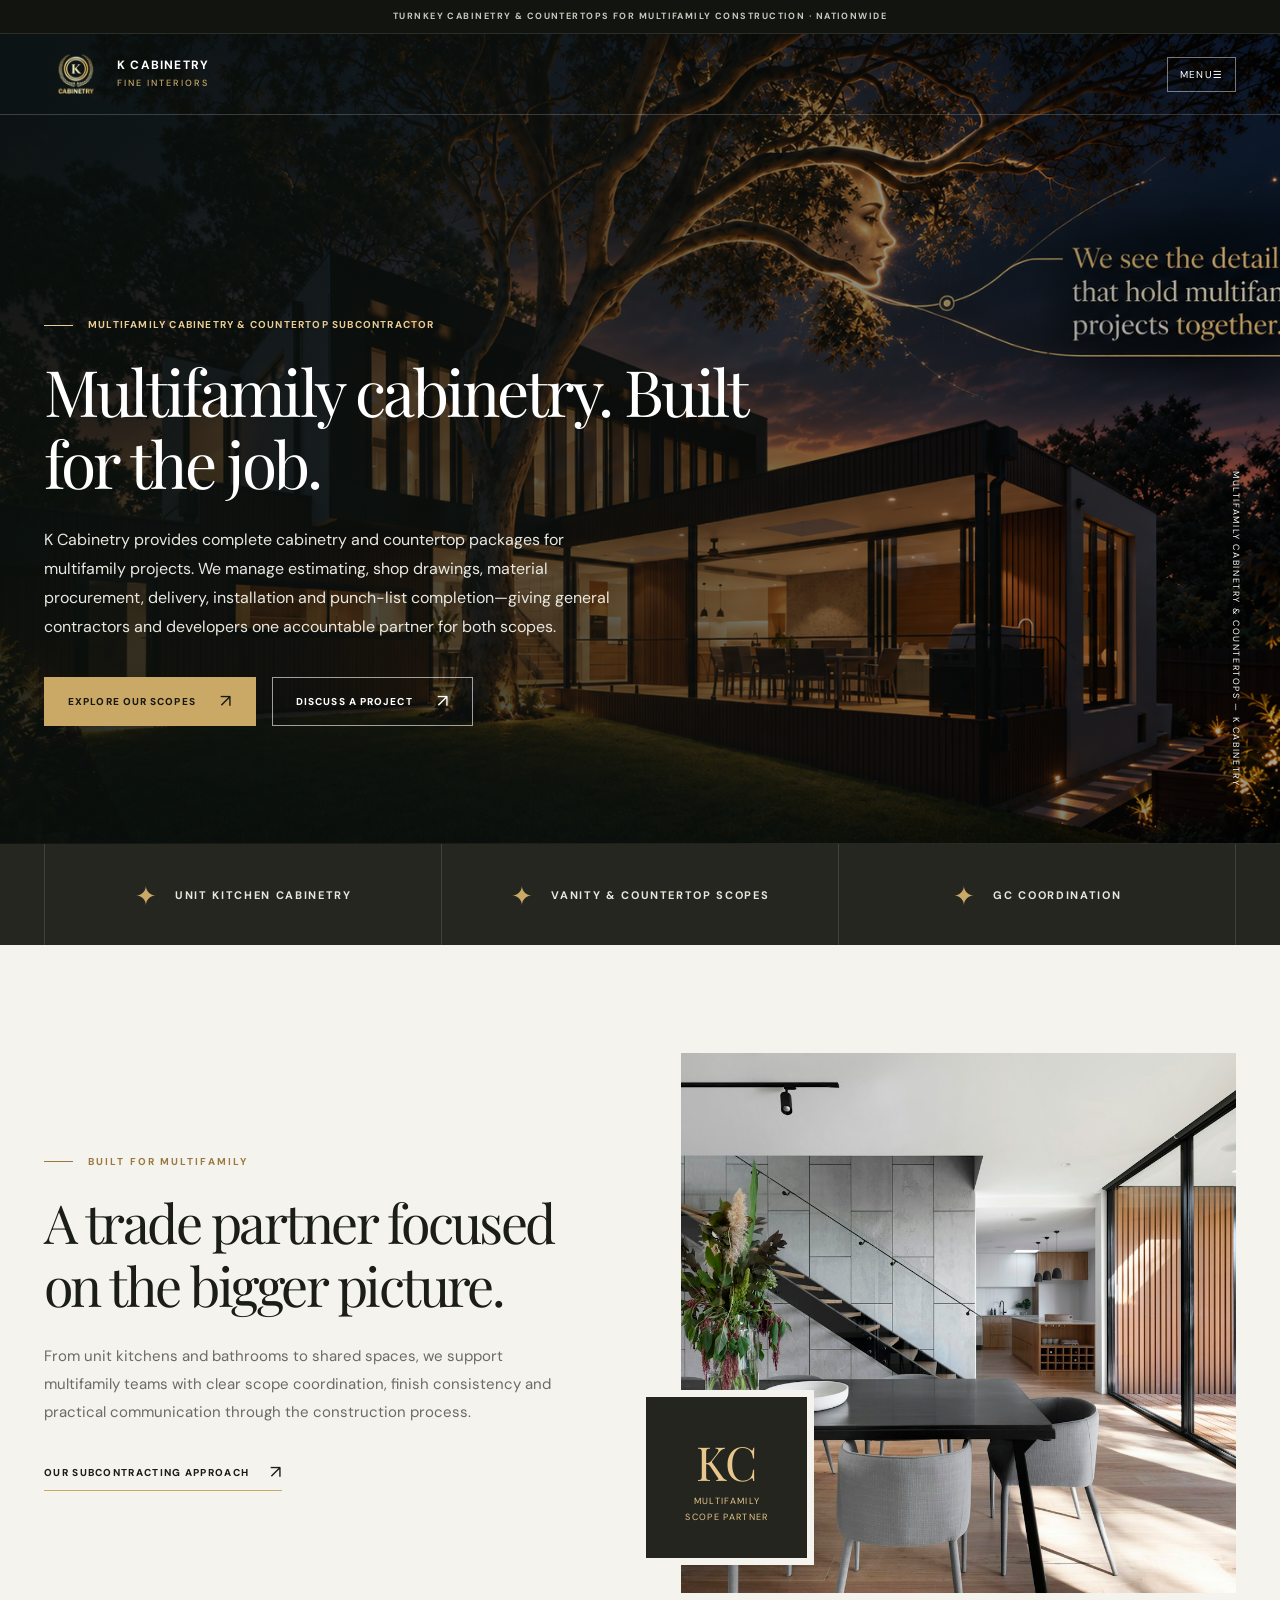
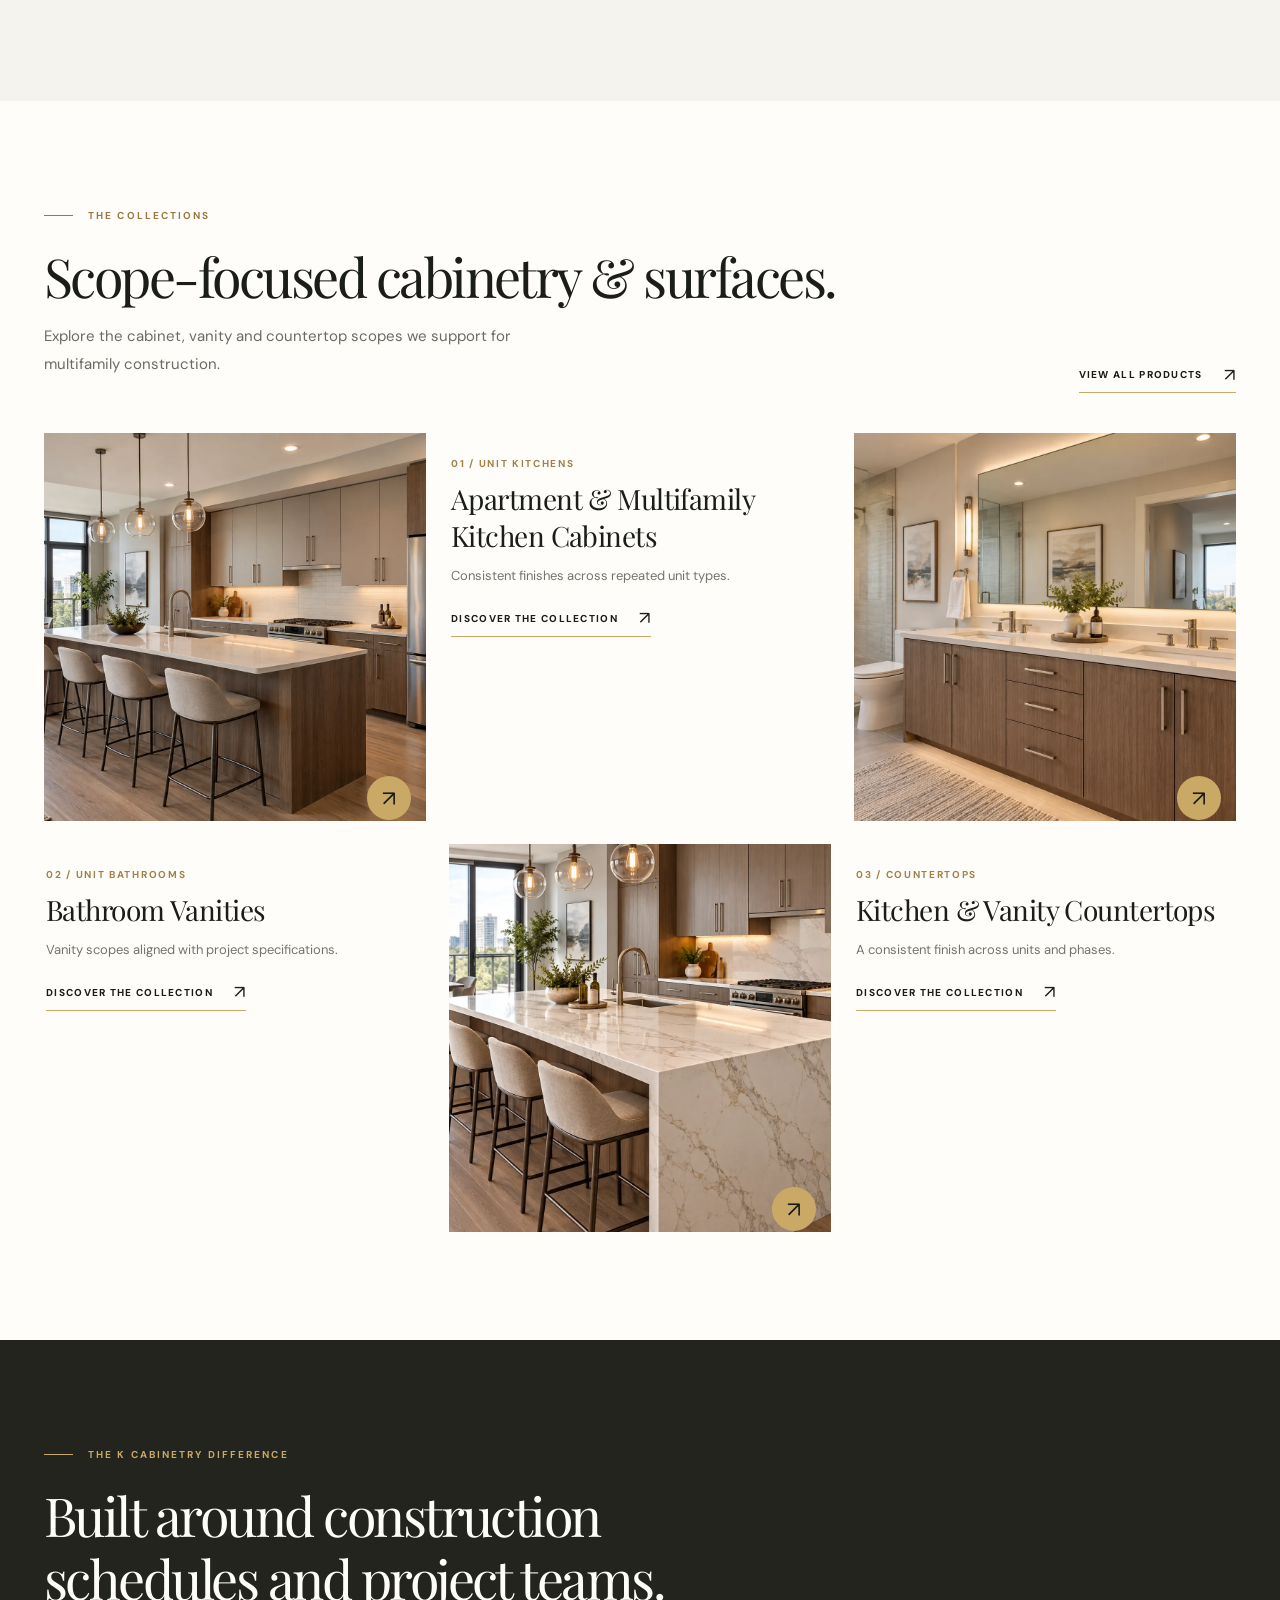
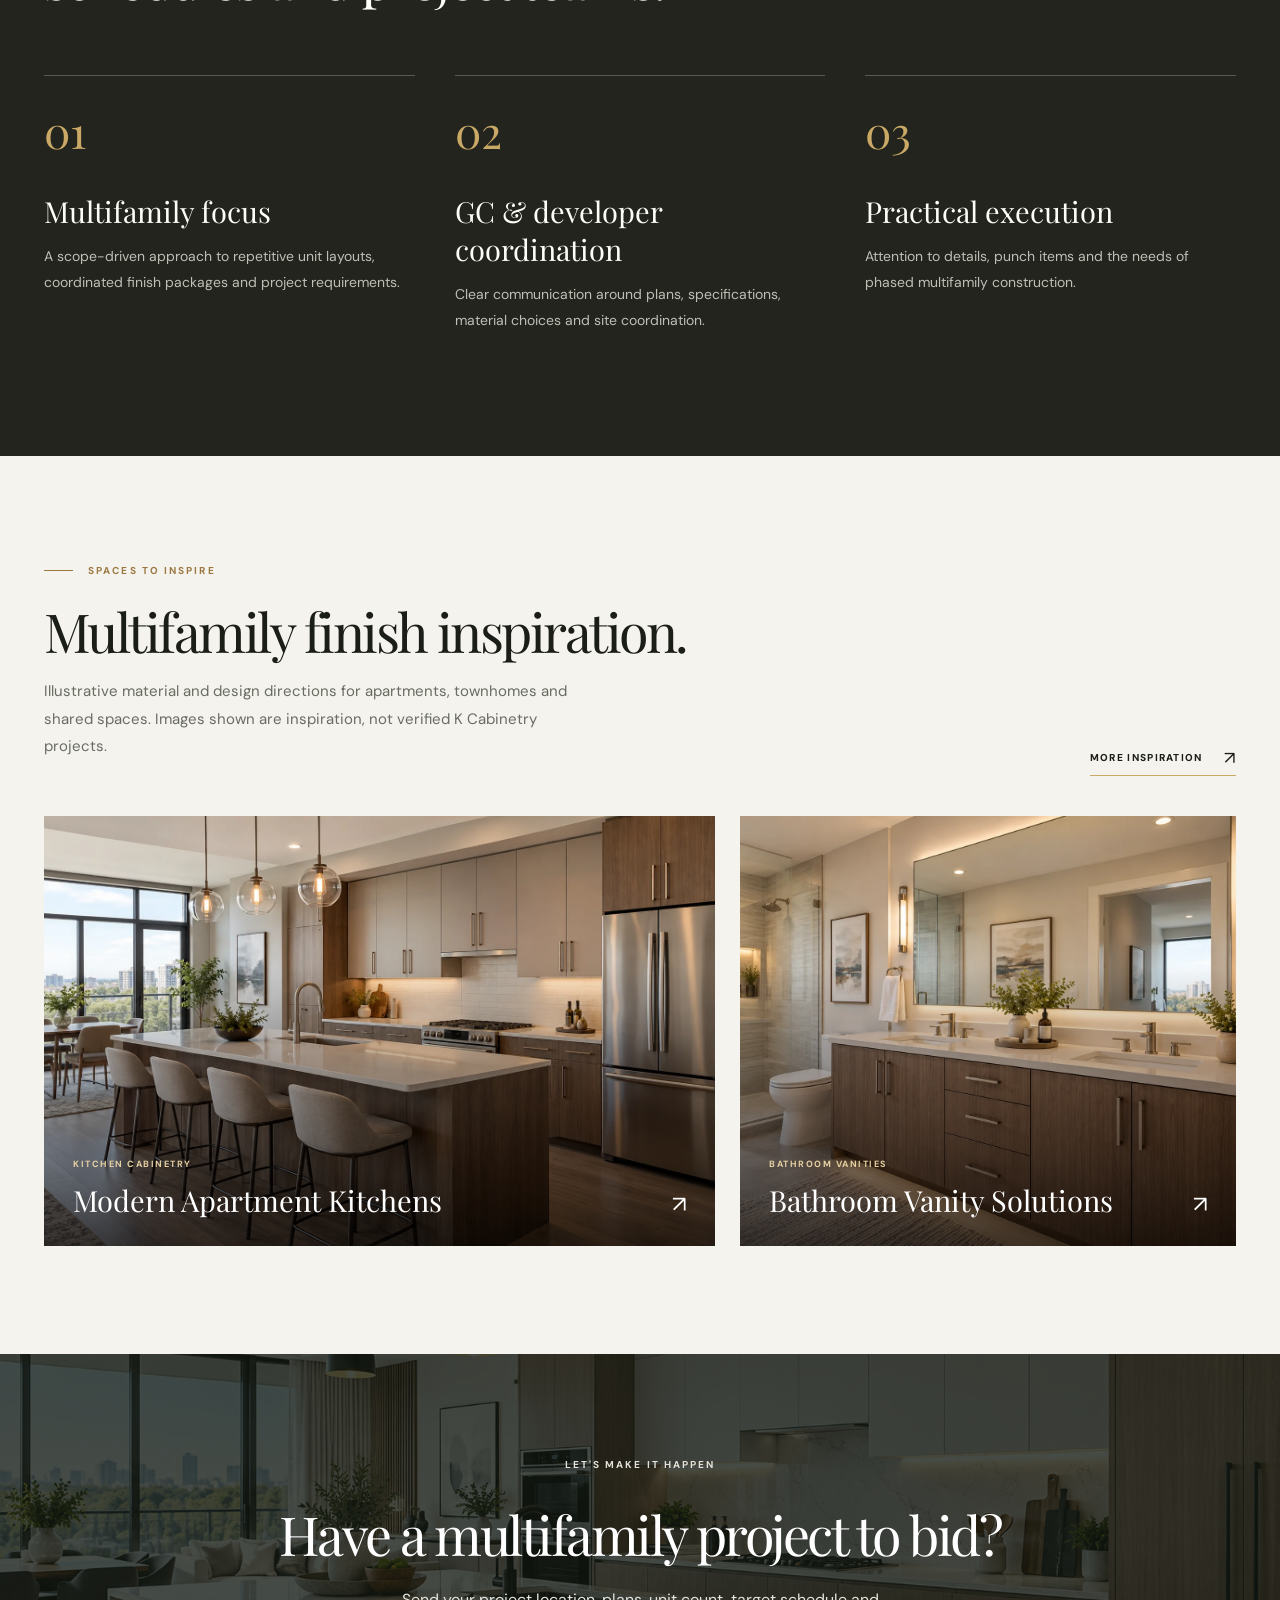
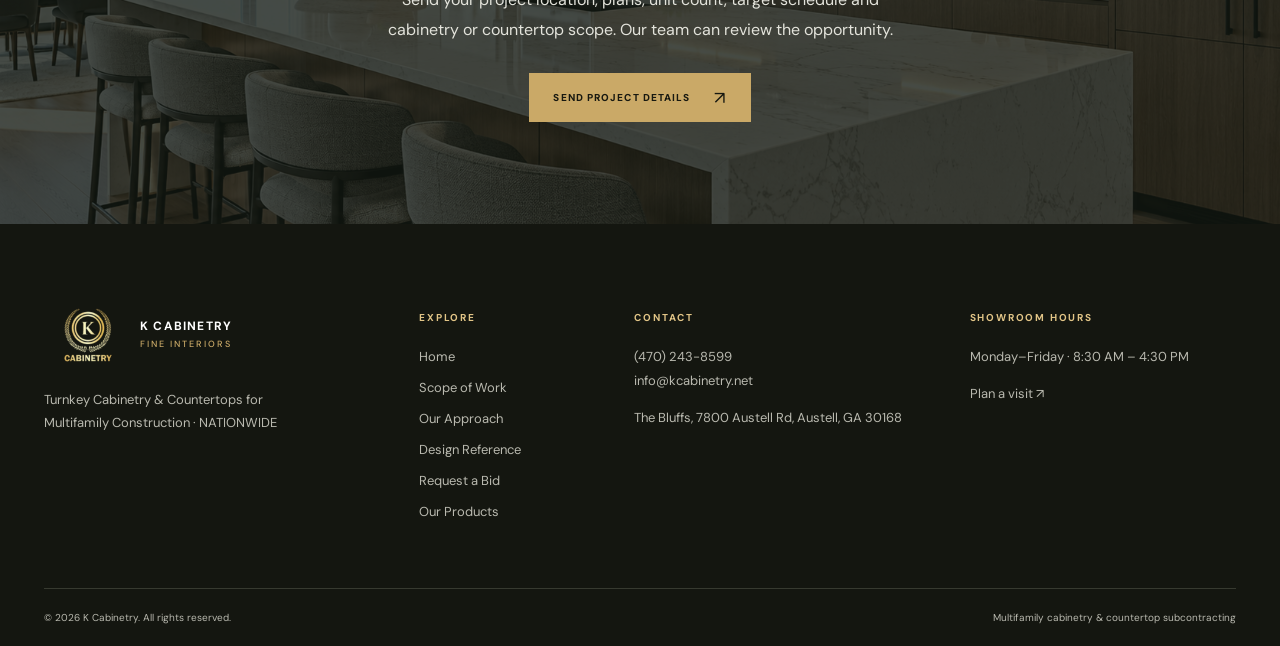
<file: index.html>
<!doctype html>
<html lang="en">
<head>
<meta charset="utf-8"><meta name="viewport" content="width=device-width,initial-scale=1">
<meta name="theme-color" content="#11120f">
<title>Multifamily Cabinetry & Countertops | K Cabinetry</title>
<meta name="description" content="K Cabinetry supports multifamily construction projects as a cabinetry and countertop subcontractor for general contractors, developers and project teams in Georgia.">
<meta property="og:title" content="Multifamily Cabinetry & Countertop Subcontractor | K Cabinetry"><meta property="og:description" content="K Cabinetry supports multifamily construction projects as a cabinetry and countertop subcontractor for general contractors, developers and project teams in Georgia.">
<link rel="preconnect" href="https://fonts.googleapis.com"><link rel="preconnect" href="https://fonts.gstatic.com" crossorigin>
<link href="https://fonts.googleapis.com/css2?family=DM+Sans:wght@400;500;600;700&family=Manrope:wght@400;500;600;700;800&family=Playfair+Display:wght@400;500;600&display=swap" rel="stylesheet">
<link rel="stylesheet" href="./assets/site.css?v=20261029-login">
<script src="./assets/site.js?v=20261029-login" defer></script>
<script async src="https://www.googletagmanager.com/gtag/js?id=G-HS50RXWGK4"></script>
<script>window.dataLayer=window.dataLayer||[];function gtag(){dataLayer.push(arguments);}gtag('js',new Date());gtag('config','G-HS50RXWGK4');</script>
<!-- Rebuilt after custom-domain migration -->
</head>
<body data-page="home">
<a class="skip-link" href="#main">Skip to content</a>
<div id="site"><main id="main"><div class="loading" role="status">Preparing K Cabinetry…</div></main></div>
<noscript><div class="no-script"><h1>K Cabinetry</h1><p>Multifamily cabinetry and countertop subcontracting.</p><p>Call (470) 243-8599 or email info@kcabinetry.net.</p></div></noscript>
</body>
</html>
</file>
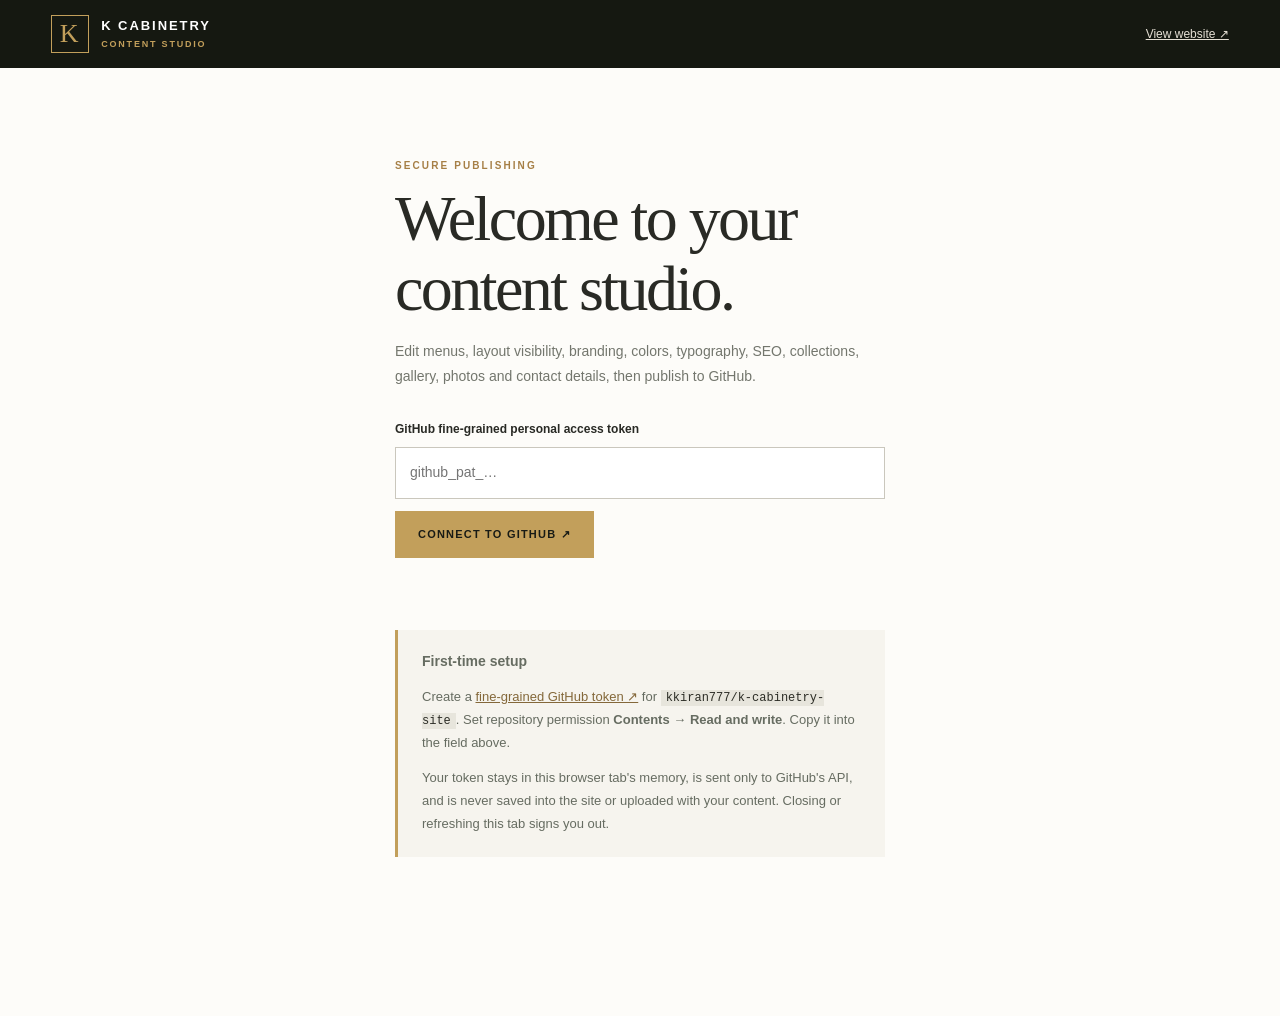
<file: admin/index.html>
<!doctype html>
<html lang="en">
<head>
<meta charset="utf-8">
<meta name="viewport" content="width=device-width, initial-scale=1">
<meta name="robots" content="noindex,nofollow">
<meta name="theme-color" content="#161914">
<meta http-equiv="Content-Security-Policy" content="default-src 'none'; script-src 'self'; style-src 'self' https://fonts.googleapis.com; font-src https://fonts.gstatic.com; img-src 'self' https: data:; connect-src https://api.github.com; frame-src 'self'; child-src 'self'; form-action 'none'; base-uri 'self'">
<title>Content Studio — K Cabinetry</title>
<link rel="preconnect" href="https://fonts.googleapis.com"><link rel="preconnect" href="https://fonts.gstatic.com" crossorigin>
<link href="https://fonts.googleapis.com/css2?family=DM+Sans:wght@400;500;600;700&family=Playfair+Display:wght@400;500;600&display=swap" rel="stylesheet">
<link rel="stylesheet" href="../assets/admin.css">
<script src="../assets/admin.js?v=20261026-cab-config" defer></script>
<meta name="robots" content="noindex, nofollow, noarchive">
<meta name="referrer" content="no-referrer">
</head>
<body>
<div class="admin-shell">
  <header class="topbar">
    <div class="logo"><span class="logo-badge">K</span><span>K CABINETRY<small>CONTENT STUDIO</small></span></div>
    <div class="top-actions"><a href="../index.html" target="_blank" rel="noopener">View website ↗</a><button id="signout" type="button" hidden>Sign out</button></div>
  </header>
  <main>
    <section id="login" class="login-wrap">
      <p class="overline">SECURE PUBLISHING</p>
      <h1>Welcome to your<br>content studio.</h1>
      <p class="lead">Edit menus, layout visibility, branding, colors, typography, SEO, collections, gallery, photos and contact details, then publish to GitHub.</p>
      <form id="login-form">
        <label for="token">GitHub fine-grained personal access token</label>
        <input id="token" type="password" autocomplete="off" spellcheck="false" required placeholder="github_pat_…">
        <button class="primary" type="submit">Connect to GitHub <span aria-hidden="true">↗</span></button>
      </form>
      <p id="login-status" class="status" role="status" aria-live="polite"></p>
      <div class="login-help">
        <strong>First-time setup</strong>
        <p>Create a <a href="https://github.com/settings/personal-access-tokens/new" target="_blank" rel="noopener noreferrer">fine-grained GitHub token ↗</a> for <code>kkiran777/k-cabinetry-site</code>. Set repository permission <strong>Contents → Read and write</strong>. Copy it into the field above.</p>
        <p>Your token stays in this browser tab's memory, is sent only to GitHub's API, and is never saved into the site or uploaded with your content. Closing or refreshing this tab signs you out.</p>
      </div>
    </section>
    <section id="dashboard" class="dashboard" hidden>
      <div class="editor-top">
        <div><p class="overline">K CABINETRY / WEBSITE MANAGEMENT</p><h1>Make it yours.</h1><p class="lead">Drag sections, edit content and preview every change before publishing.</p></div>
        <div class="publish"><button id="undo" type="button">↶ Undo</button><button id="redo" type="button">↷ Redo</button><span id="change-state" class="change-state">All changes published</span><button id="publish" class="primary" type="button" disabled>Publish changes ↗</button></div>
      </div>
      <div class="workspace">
        <nav id="editor-nav" aria-label="Website content sections" class="sidebar"></nav>
        <div class="workspace-main">
          <div id="editor" class="editor-panel"></div>
          <p id="editor-status" class="status" role="status" aria-live="polite"></p>
        </div>
      </div>
      <p class="studio-footer">Changes are committed to <code>kkiran777/k-cabinetry-site</code> on <code>main</code>. Uploaded images live in <code>cabinetry-redesign/media/</code>. Live hosting may require an initial deployment setup.</p>
    </section>
  </main>
</div>
</body>
</html>
</file>
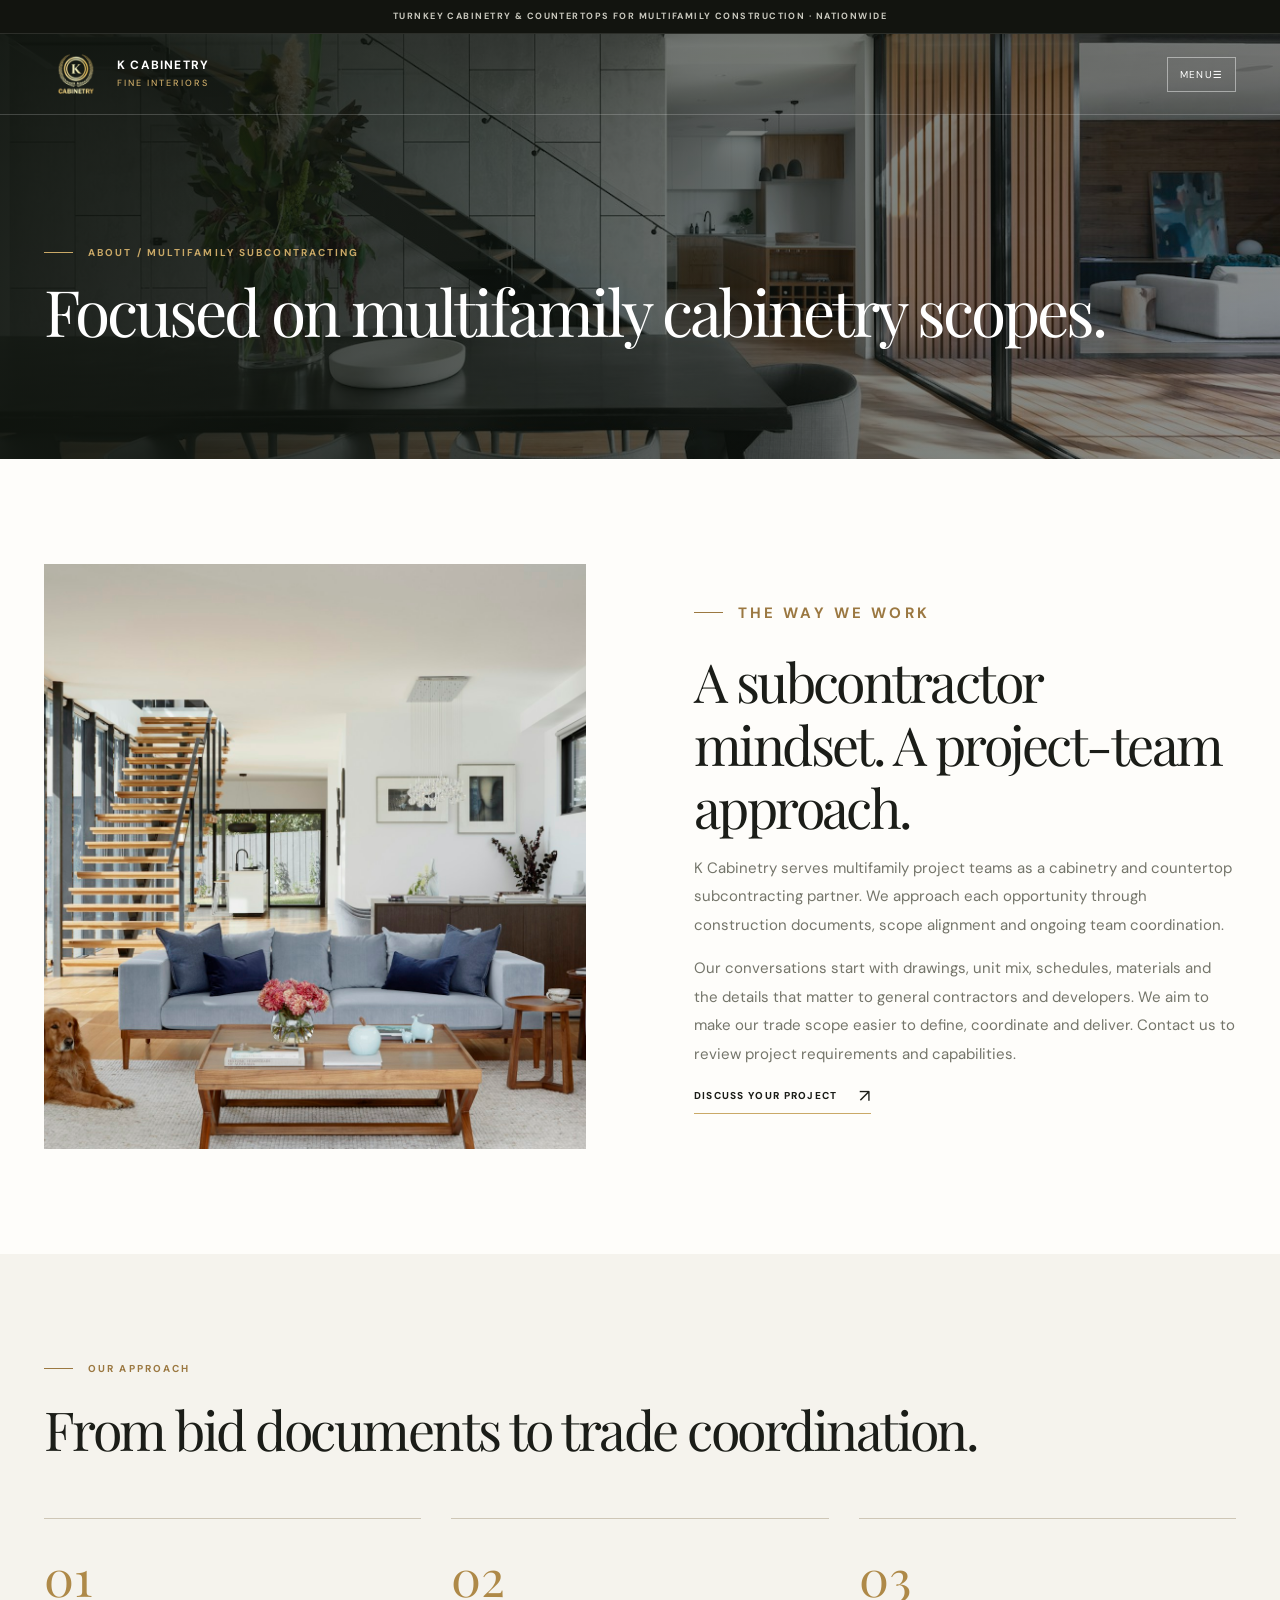
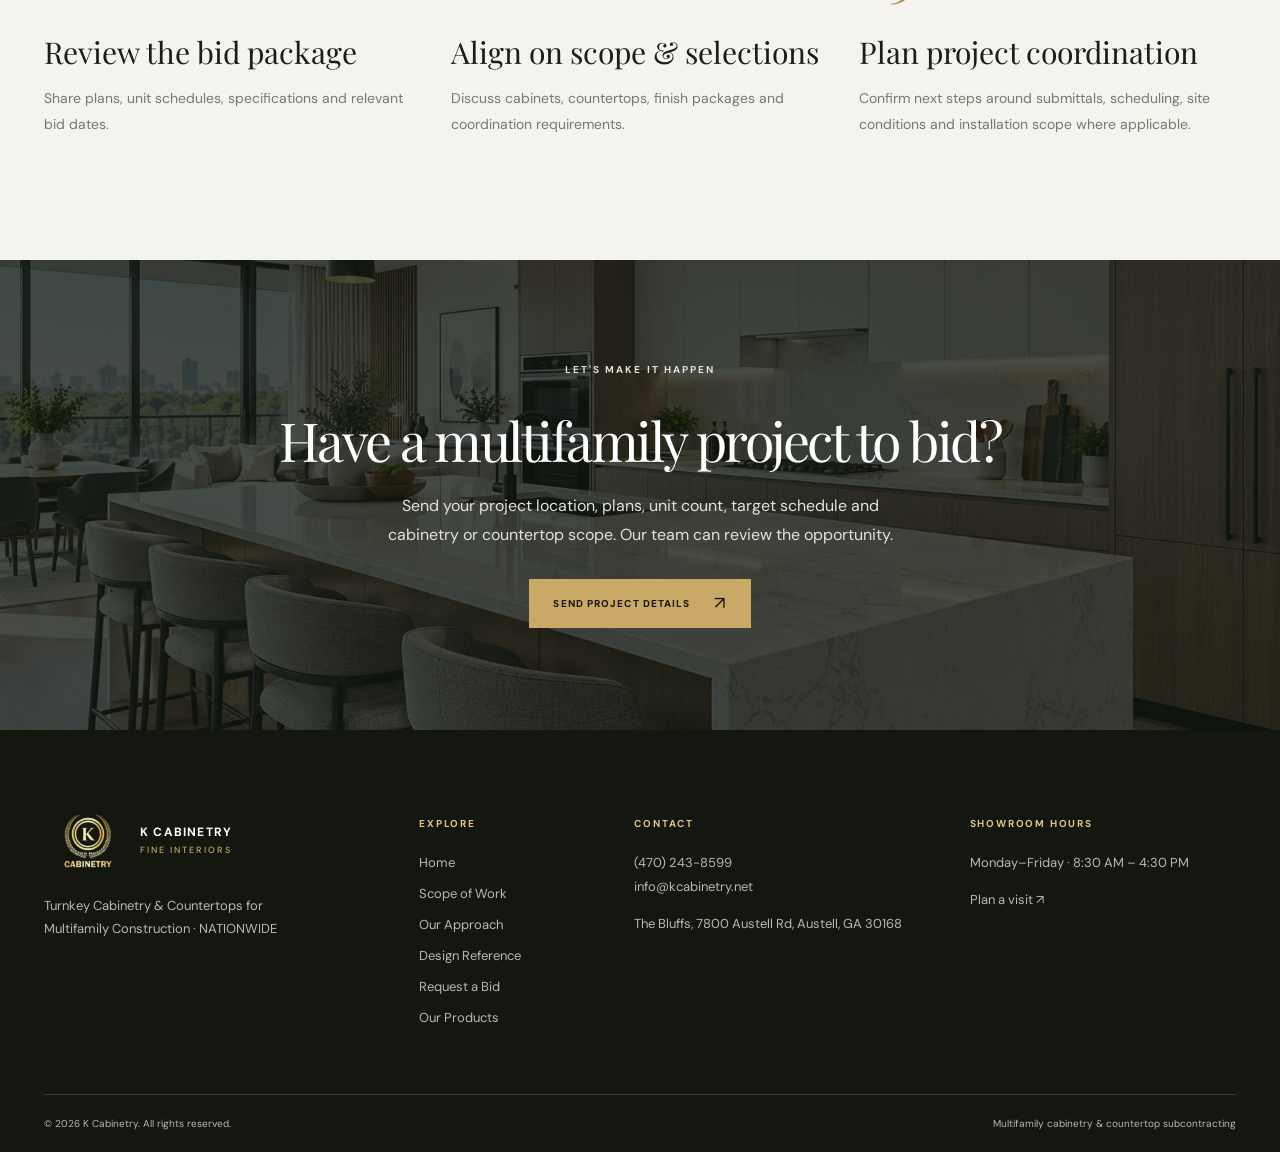
<file: about.html>
<!doctype html>
<html lang="en">
<head>
<meta charset="utf-8"><meta name="viewport" content="width=device-width,initial-scale=1">
<meta name="theme-color" content="#11120f">
<title>About Us | K Cabinetry</title>
<meta name="description" content="Learn about K Cabinetry's approach to thoughtful cabinetry, surfaces and design.">
<meta property="og:title" content="About Us | K Cabinetry"><meta property="og:description" content="Learn about K Cabinetry's approach to thoughtful cabinetry, surfaces and design.">
<link rel="preconnect" href="https://fonts.googleapis.com"><link rel="preconnect" href="https://fonts.gstatic.com" crossorigin>
<link href="https://fonts.googleapis.com/css2?family=DM+Sans:wght@400;500;600;700&family=Manrope:wght@400;500;600;700;800&family=Playfair+Display:wght@400;500;600&display=swap" rel="stylesheet">
<link rel="stylesheet" href="./assets/site.css">
<script src="./assets/site.js" defer></script>
<script async src="https://www.googletagmanager.com/gtag/js?id=G-HS50RXWGK4"></script>
<script>window.dataLayer=window.dataLayer||[];function gtag(){dataLayer.push(arguments);}gtag('js',new Date());gtag('config','G-HS50RXWGK4');</script>
</head>
<body data-page="about">
<a class="skip-link" href="#main">Skip to content</a>
<div id="site"><main id="main"><div class="loading" role="status">Preparing K Cabinetry…</div></main></div>
<noscript><div class="no-script"><h1>K Cabinetry</h1><p>Cabinets, countertops and vanities for inspired spaces.</p><p>Call (470) 243-8599 or email info@kcabinetry.net.</p></div></noscript>
</body>
</html>
</file>
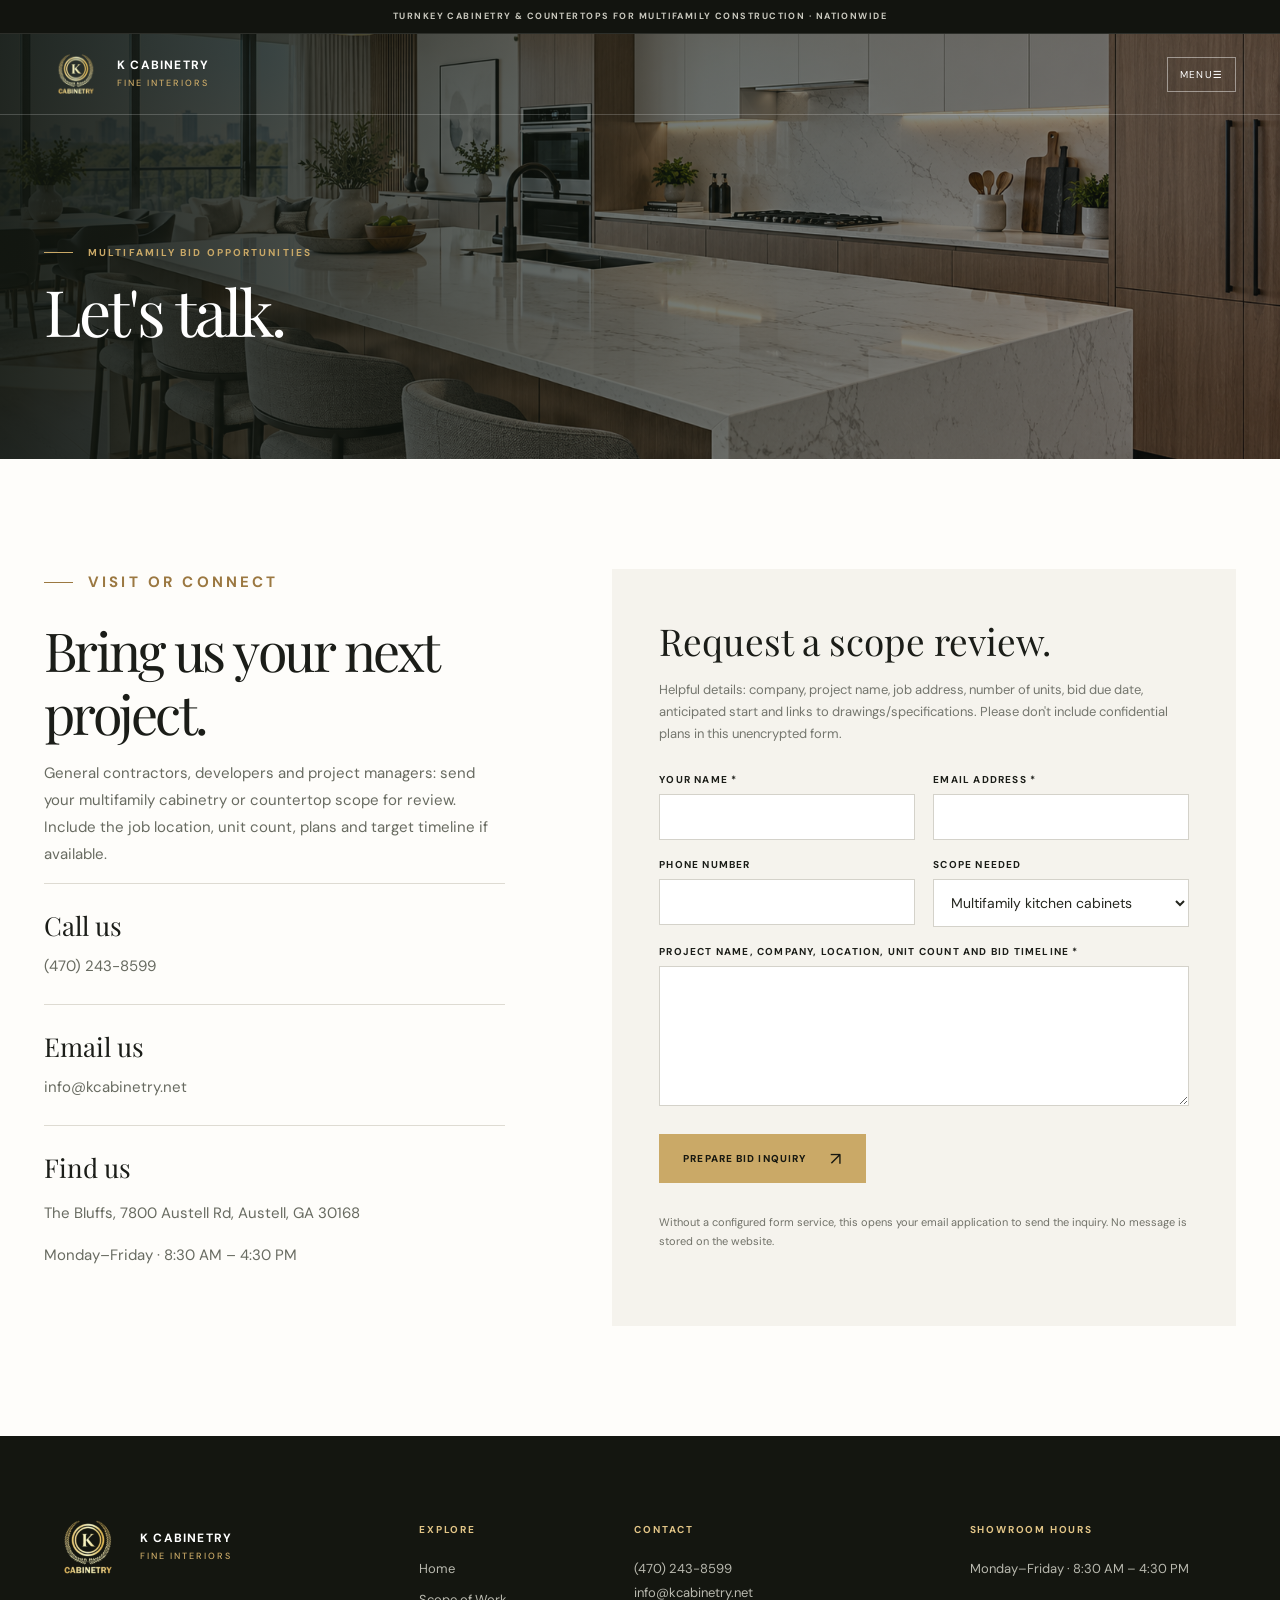
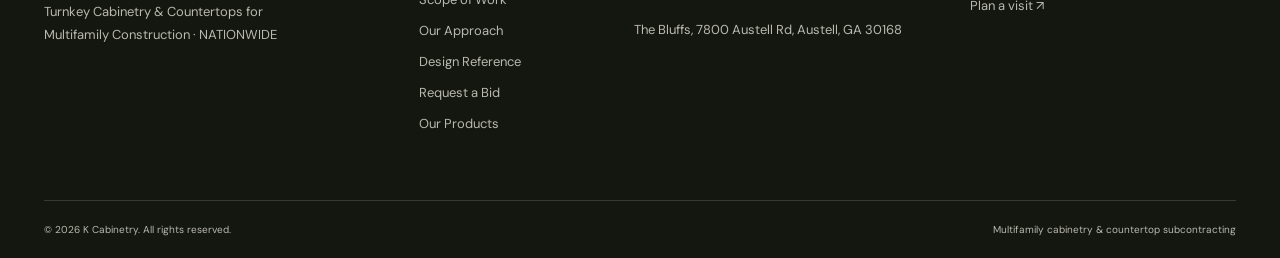
<file: contact.html>
<!doctype html>
<html lang="en">
<head>
<meta charset="utf-8"><meta name="viewport" content="width=device-width,initial-scale=1">
<meta name="theme-color" content="#11120f">
<title>Contact & Request a Consultation | K Cabinetry</title>
<meta name="description" content="Contact K Cabinetry in Austell, Georgia about your cabinetry, surface or bathroom project.">
<meta property="og:title" content="Contact & Request a Consultation | K Cabinetry"><meta property="og:description" content="Contact K Cabinetry in Austell, Georgia about your cabinetry, surface or bathroom project.">
<link rel="preconnect" href="https://fonts.googleapis.com"><link rel="preconnect" href="https://fonts.gstatic.com" crossorigin>
<link href="https://fonts.googleapis.com/css2?family=DM+Sans:wght@400;500;600;700&family=Manrope:wght@400;500;600;700;800&family=Playfair+Display:wght@400;500;600&display=swap" rel="stylesheet">
<link rel="stylesheet" href="./assets/site.css">
<script src="./assets/site.js" defer></script>
<script async src="https://www.googletagmanager.com/gtag/js?id=G-HS50RXWGK4"></script>
<script>window.dataLayer=window.dataLayer||[];function gtag(){dataLayer.push(arguments);}gtag('js',new Date());gtag('config','G-HS50RXWGK4');</script>
</head>
<body data-page="contact">
<a class="skip-link" href="#main">Skip to content</a>
<div id="site"><main id="main"><div class="loading" role="status">Preparing K Cabinetry…</div></main></div>
<noscript><div class="no-script"><h1>K Cabinetry</h1><p>Cabinets, countertops and vanities for inspired spaces.</p><p>Call (470) 243-8599 or email info@kcabinetry.net.</p></div></noscript>
</body>
</html>
</file>
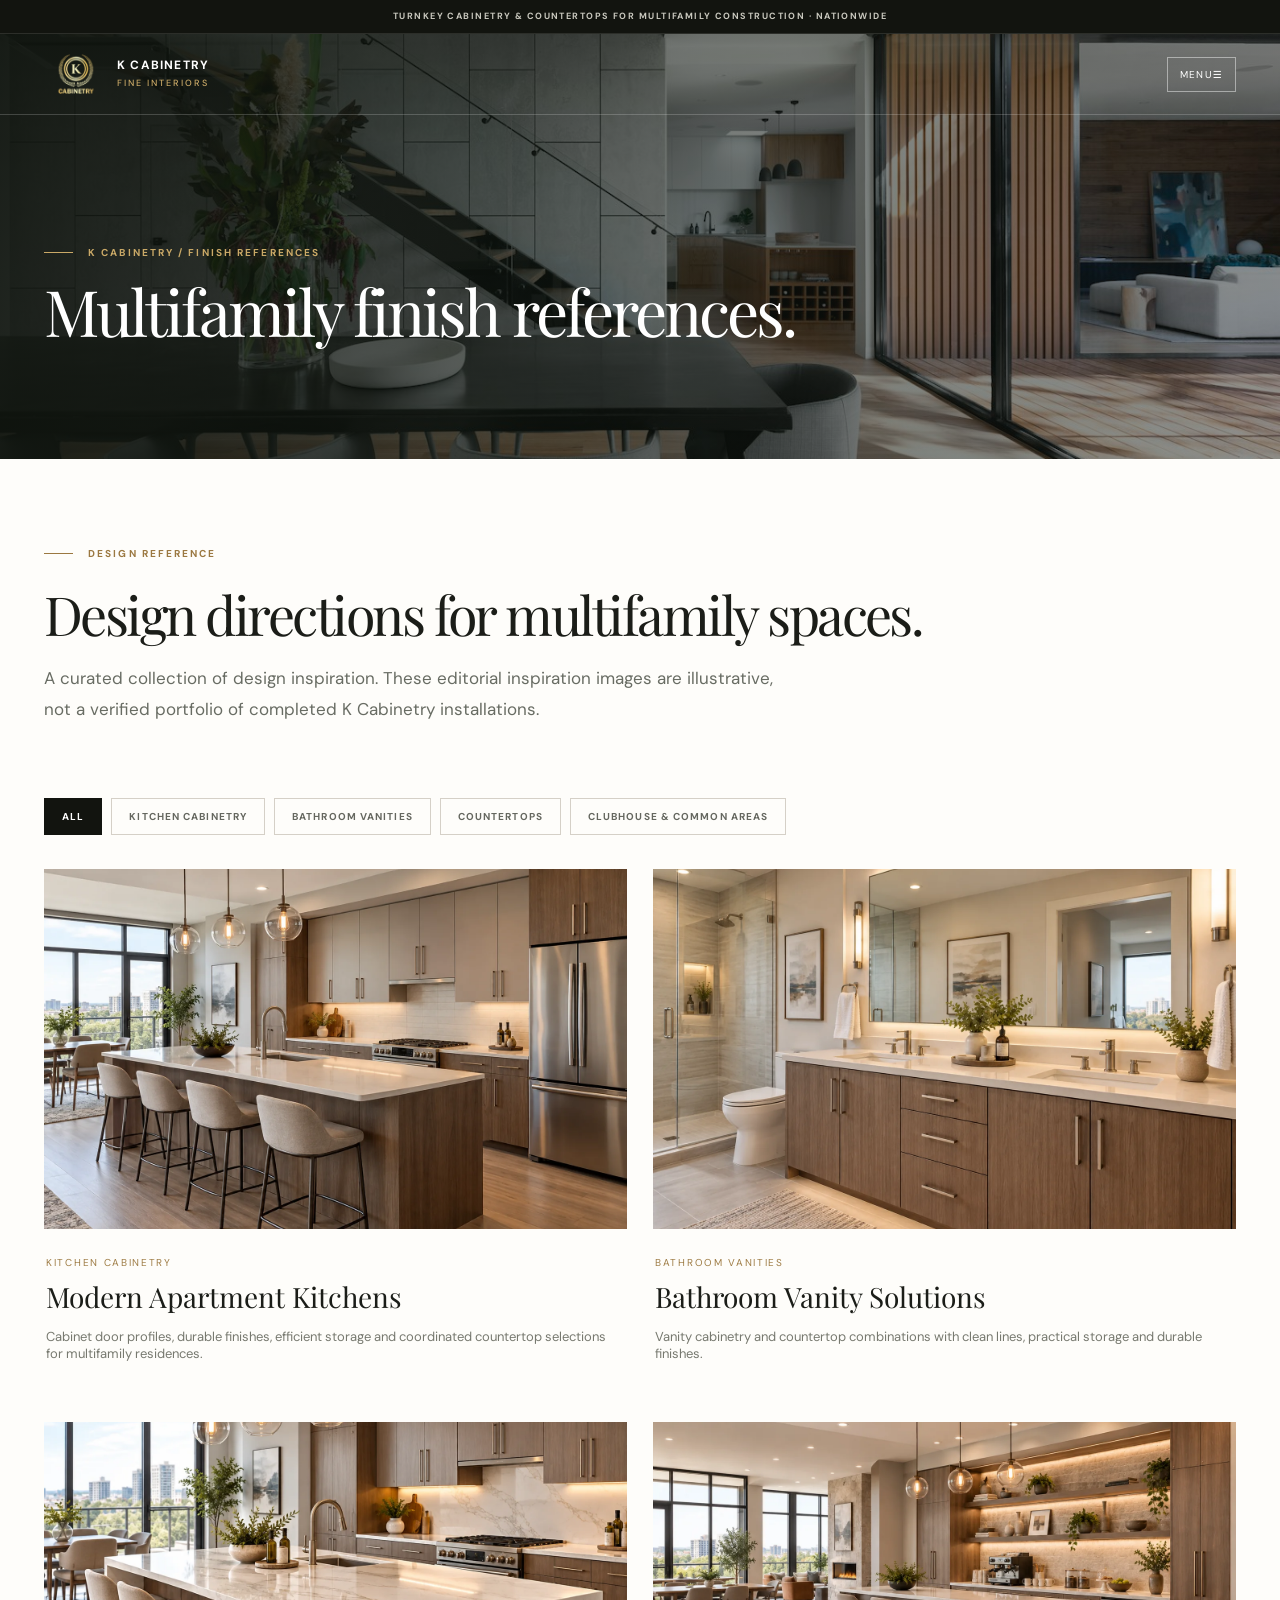
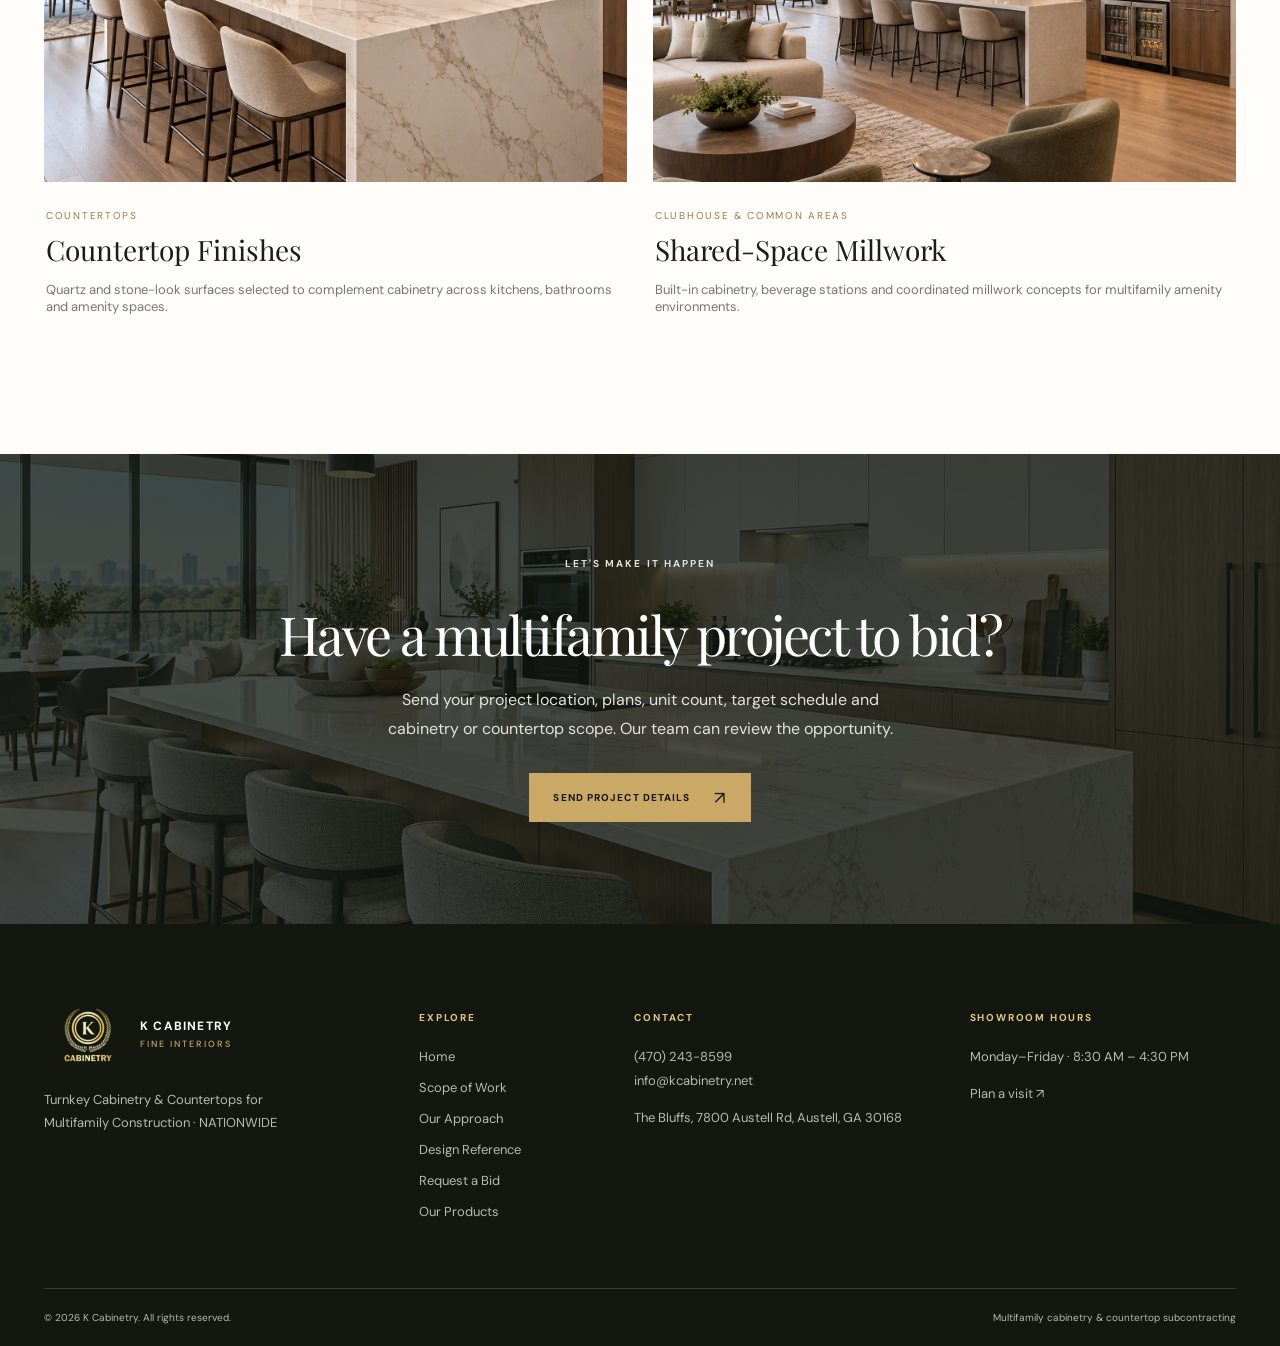
<file: design-reference.html>
<!doctype html>
<html lang="en">
<head>
<meta charset="utf-8"><meta name="viewport" content="width=device-width,initial-scale=1">
<meta name="theme-color" content="#11120f">
<title>Multifamily Design & Finish Reference | K Cabinetry</title>
<meta name="description" content="Illustrative multifamily kitchen, bath and amenity finish references. Photos are design inspiration, not verified completed projects.">
<meta property="og:title" content="Multifamily Design & Finish Reference | K Cabinetry"><meta property="og:description" content="Illustrative multifamily kitchen, bath and amenity finish references. Photos are design inspiration, not verified completed projects.">
<link rel="preconnect" href="https://fonts.googleapis.com"><link rel="preconnect" href="https://fonts.gstatic.com" crossorigin>
<link href="https://fonts.googleapis.com/css2?family=DM+Sans:wght@400;500;600;700&family=Manrope:wght@400;500;600;700;800&family=Playfair+Display:wght@400;500;600&display=swap" rel="stylesheet">
<link rel="stylesheet" href="./assets/site.css?v=20261029-login">
<script src="./assets/site.js?v=20261029-login" defer></script>
<script async src="https://www.googletagmanager.com/gtag/js?id=G-HS50RXWGK4"></script>
<script>window.dataLayer=window.dataLayer||[];function gtag(){dataLayer.push(arguments);}gtag('js',new Date());gtag('config','G-HS50RXWGK4');</script>
</head>
<body data-page="projects">
<a class="skip-link" href="#main">Skip to content</a>
<div id="site"><main id="main"><div class="loading" role="status">Preparing K Cabinetry…</div></main></div>
<noscript><div class="no-script"><h1>K Cabinetry</h1><p>Multifamily cabinetry and countertop subcontracting.</p><p>Call (470) 243-8599 or email info@kcabinetry.net.</p></div></noscript>
</body>
</html>
</file>
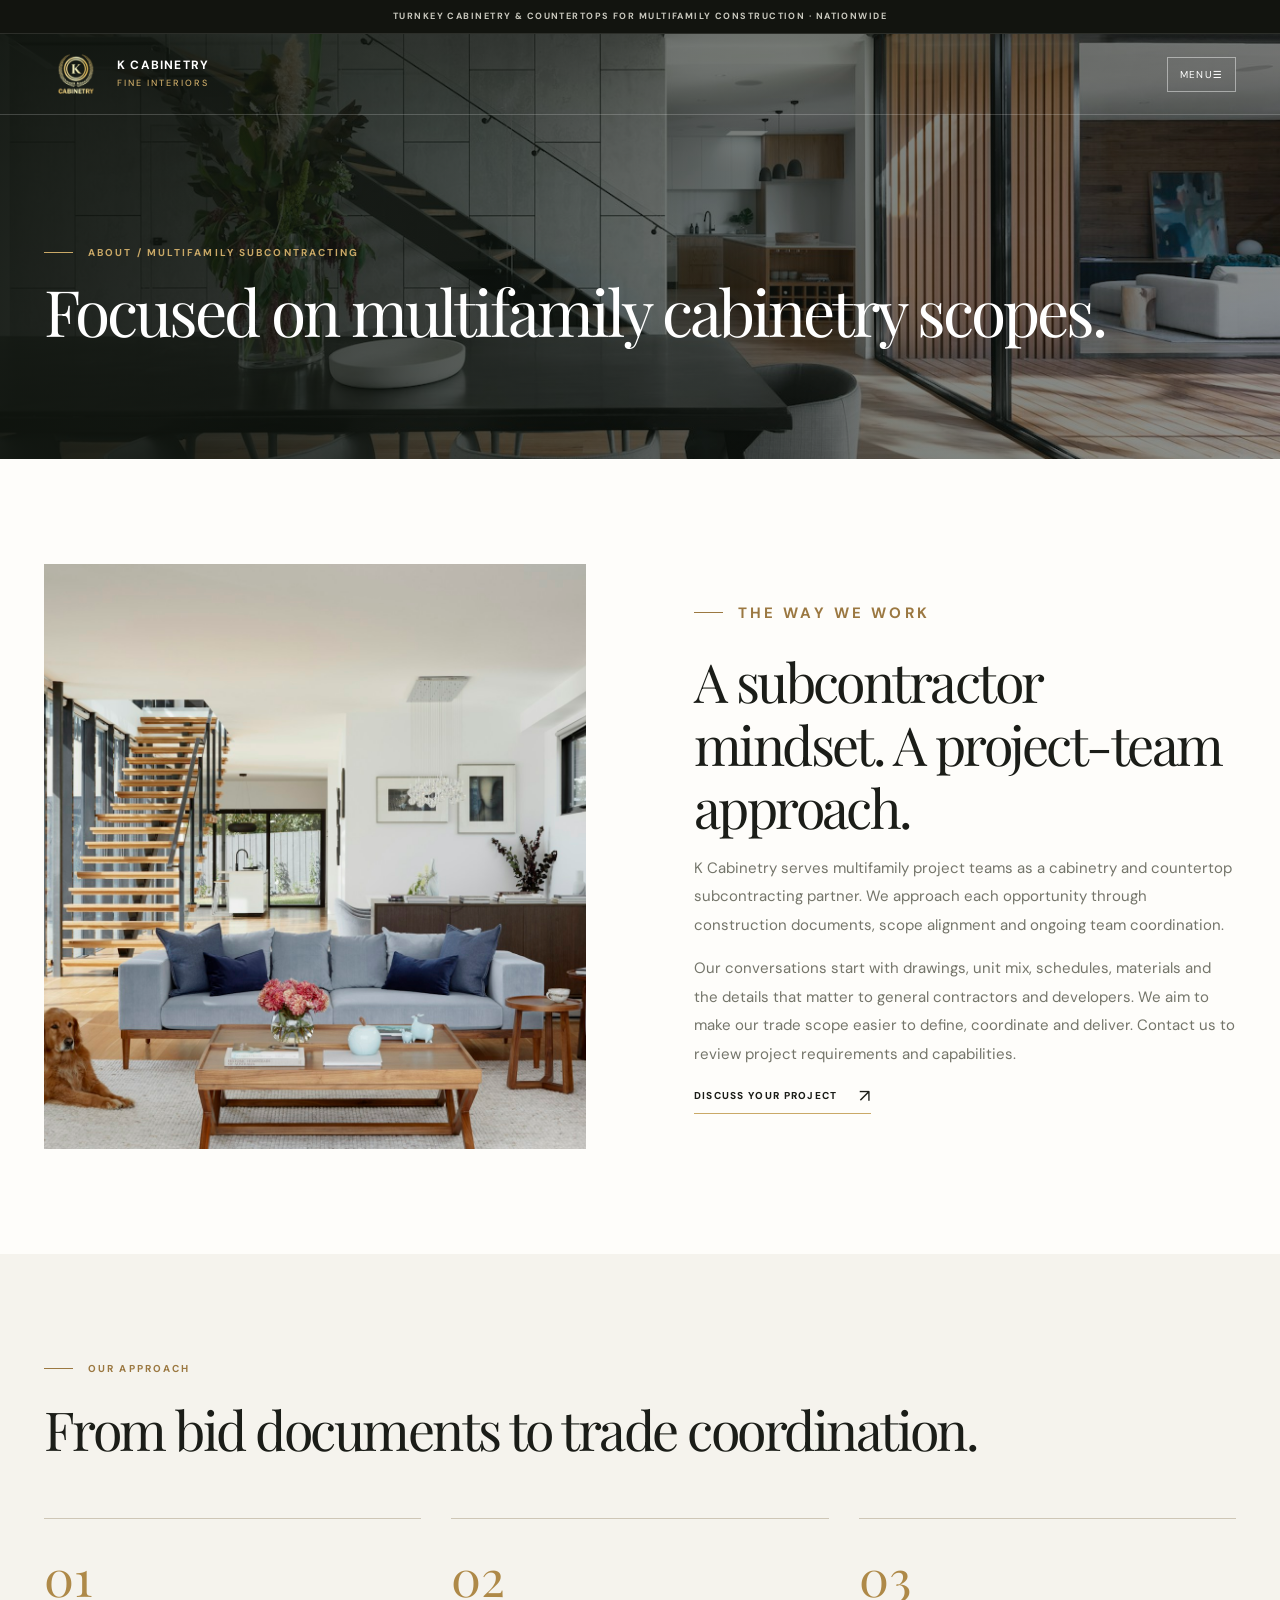
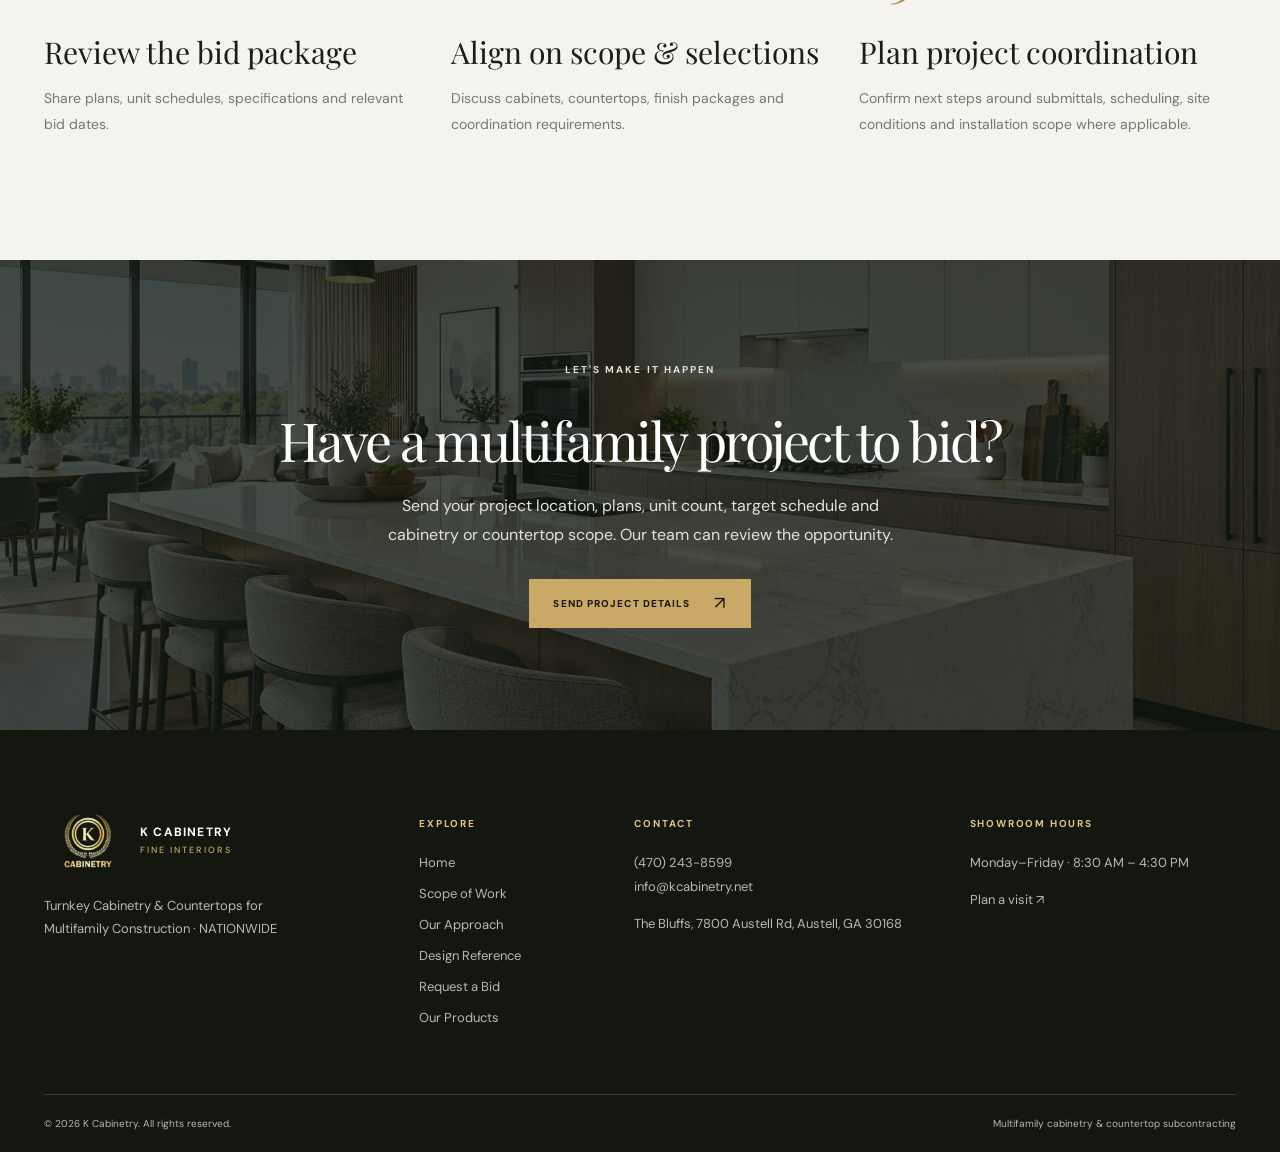
<file: our-approach.html>
<!doctype html>
<html lang="en">
<head>
<meta charset="utf-8"><meta name="viewport" content="width=device-width,initial-scale=1">
<meta name="theme-color" content="#11120f">
<title>Our Multifamily Subcontracting Approach | K Cabinetry</title>
<meta name="description" content="Learn how K Cabinetry approaches multifamily cabinetry and countertop construction scopes and project team coordination.">
<meta property="og:title" content="Our Multifamily Subcontracting Approach | K Cabinetry"><meta property="og:description" content="Learn how K Cabinetry approaches multifamily cabinetry and countertop construction scopes and project team coordination.">
<link rel="preconnect" href="https://fonts.googleapis.com"><link rel="preconnect" href="https://fonts.gstatic.com" crossorigin>
<link href="https://fonts.googleapis.com/css2?family=DM+Sans:wght@400;500;600;700&family=Manrope:wght@400;500;600;700;800&family=Playfair+Display:wght@400;500;600&display=swap" rel="stylesheet">
<link rel="stylesheet" href="./assets/site.css?v=20261029-login">
<script src="./assets/site.js?v=20261029-login" defer></script>
<script async src="https://www.googletagmanager.com/gtag/js?id=G-HS50RXWGK4"></script>
<script>window.dataLayer=window.dataLayer||[];function gtag(){dataLayer.push(arguments);}gtag('js',new Date());gtag('config','G-HS50RXWGK4');</script>
</head>
<body data-page="about">
<a class="skip-link" href="#main">Skip to content</a>
<div id="site"><main id="main"><div class="loading" role="status">Preparing K Cabinetry…</div></main></div>
<noscript><div class="no-script"><h1>K Cabinetry</h1><p>Multifamily cabinetry and countertop subcontracting.</p><p>Call (470) 243-8599 or email info@kcabinetry.net.</p></div></noscript>
</body>
</html>
</file>
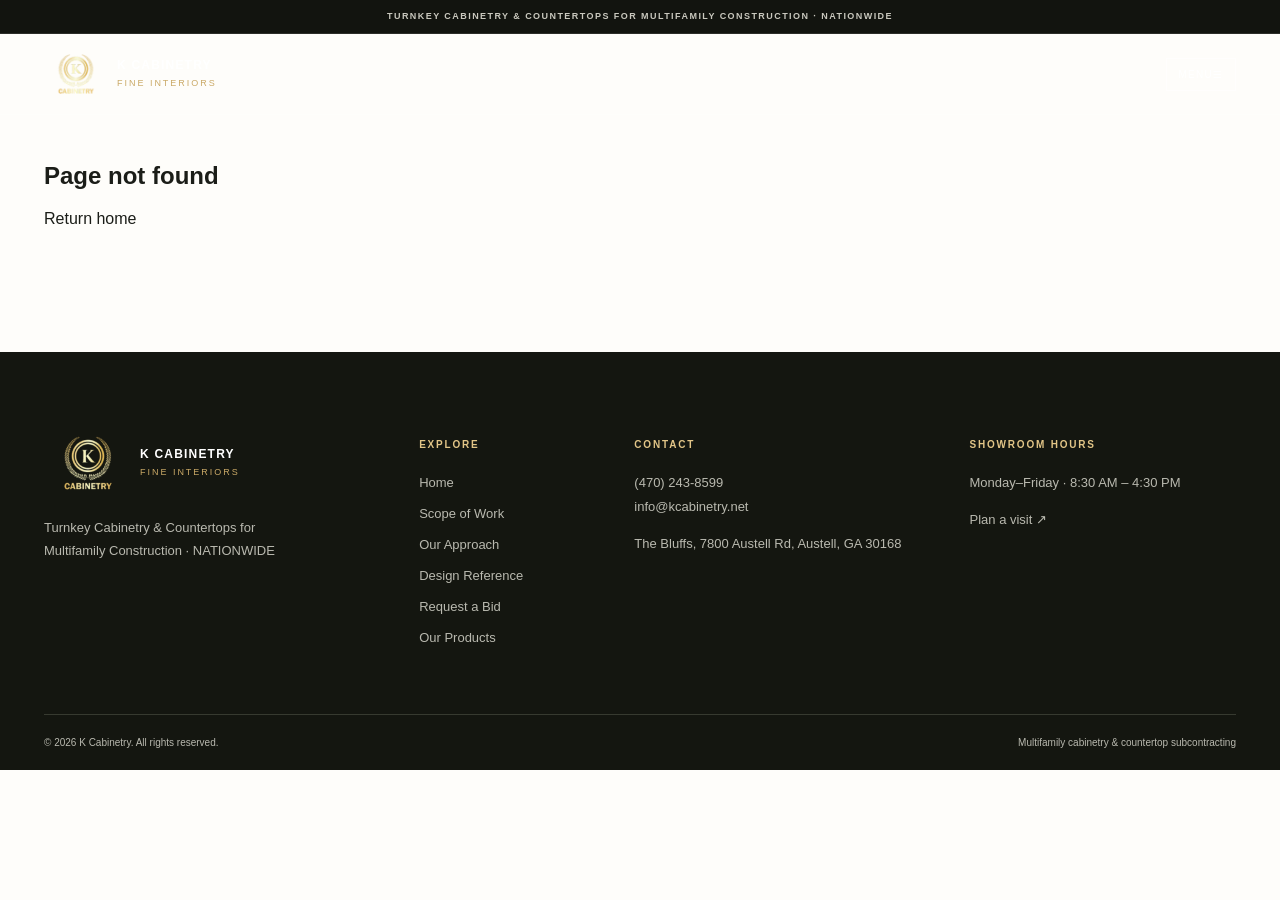
<file: page.html>
<!doctype html><html lang="en"><head><meta charset="utf-8"><meta name="viewport" content="width=device-width,initial-scale=1"><meta name="description" content="K Cabinetry"><title>K Cabinetry</title><link rel="stylesheet" href="./assets/site.css?v=20261029-login"><script src="./assets/site.js?v=20261029-login" defer></script><script async src="https://www.googletagmanager.com/gtag/js?id=G-HS50RXWGK4"></script>
<script>window.dataLayer=window.dataLayer||[];function gtag(){dataLayer.push(arguments);}gtag('js',new Date());gtag('config','G-HS50RXWGK4');</script>
</head><body data-page="custom"><div id="site"></div></body></html>
</file>
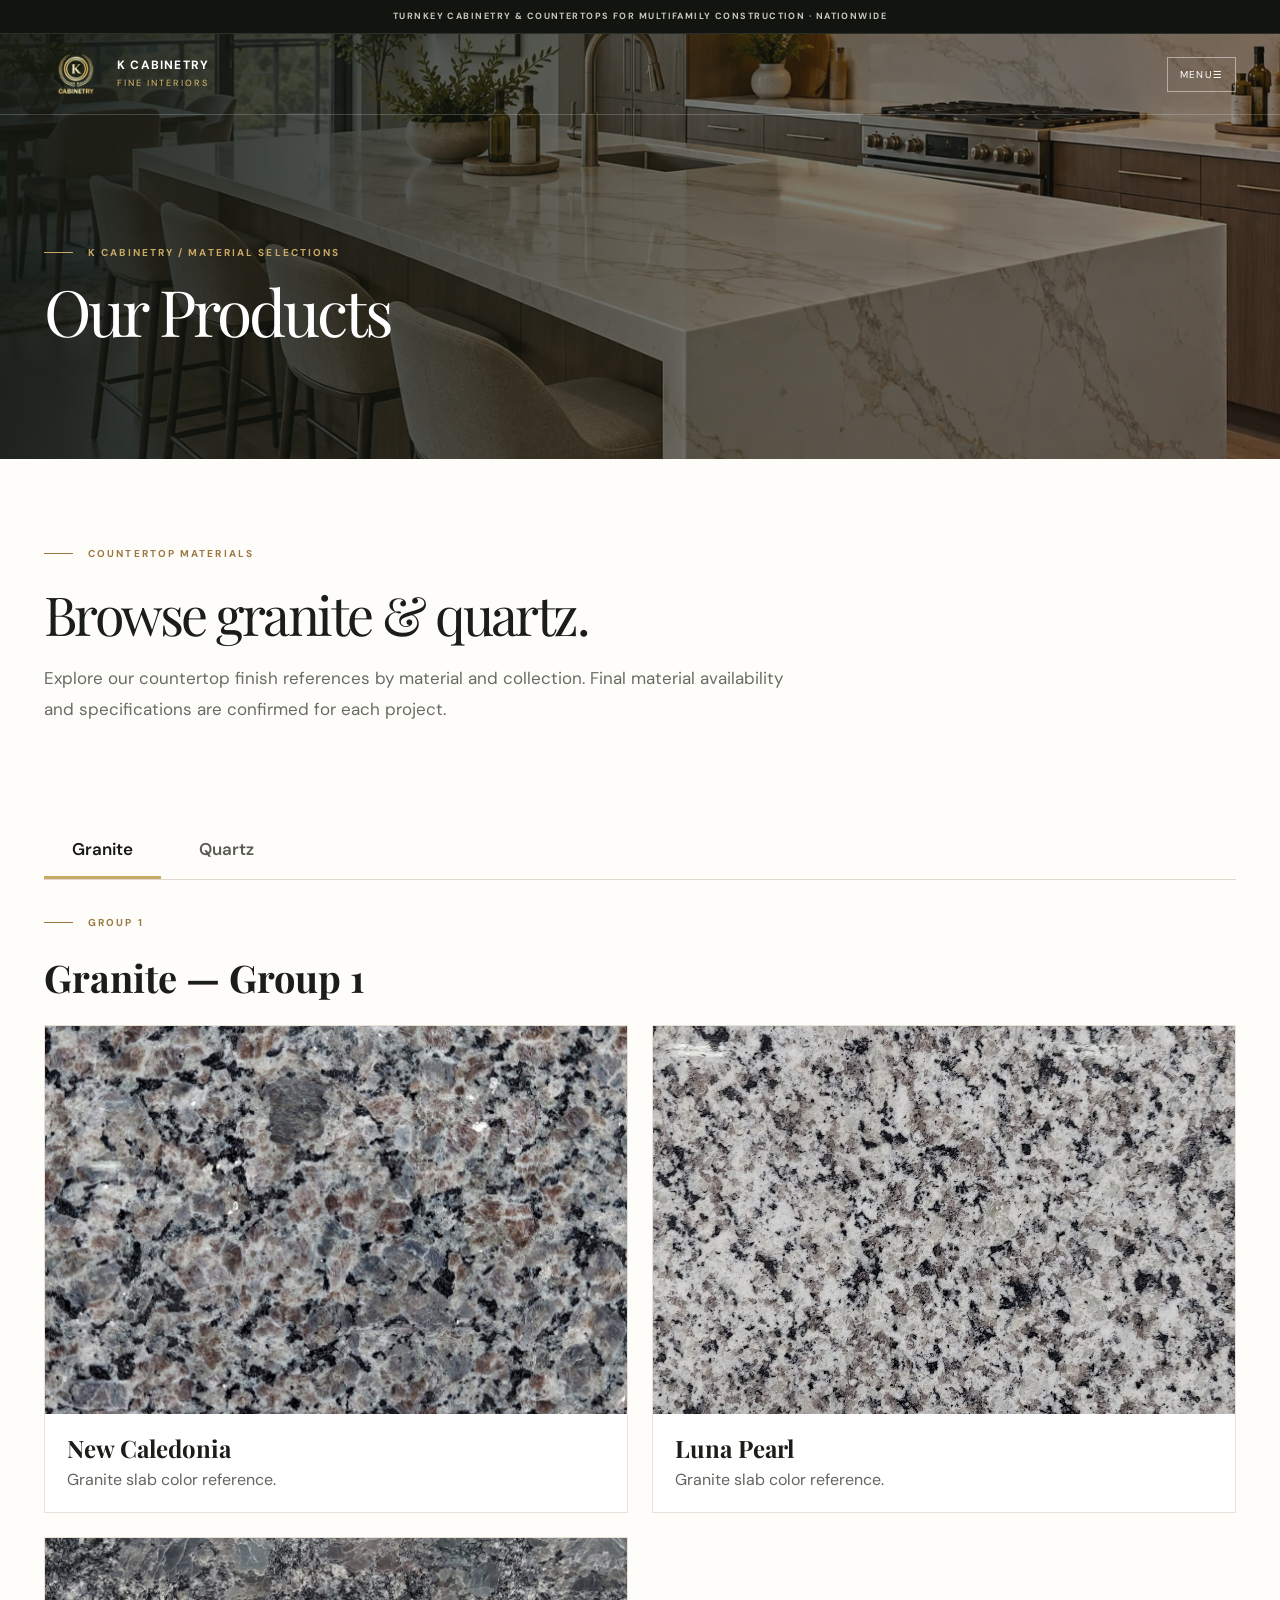
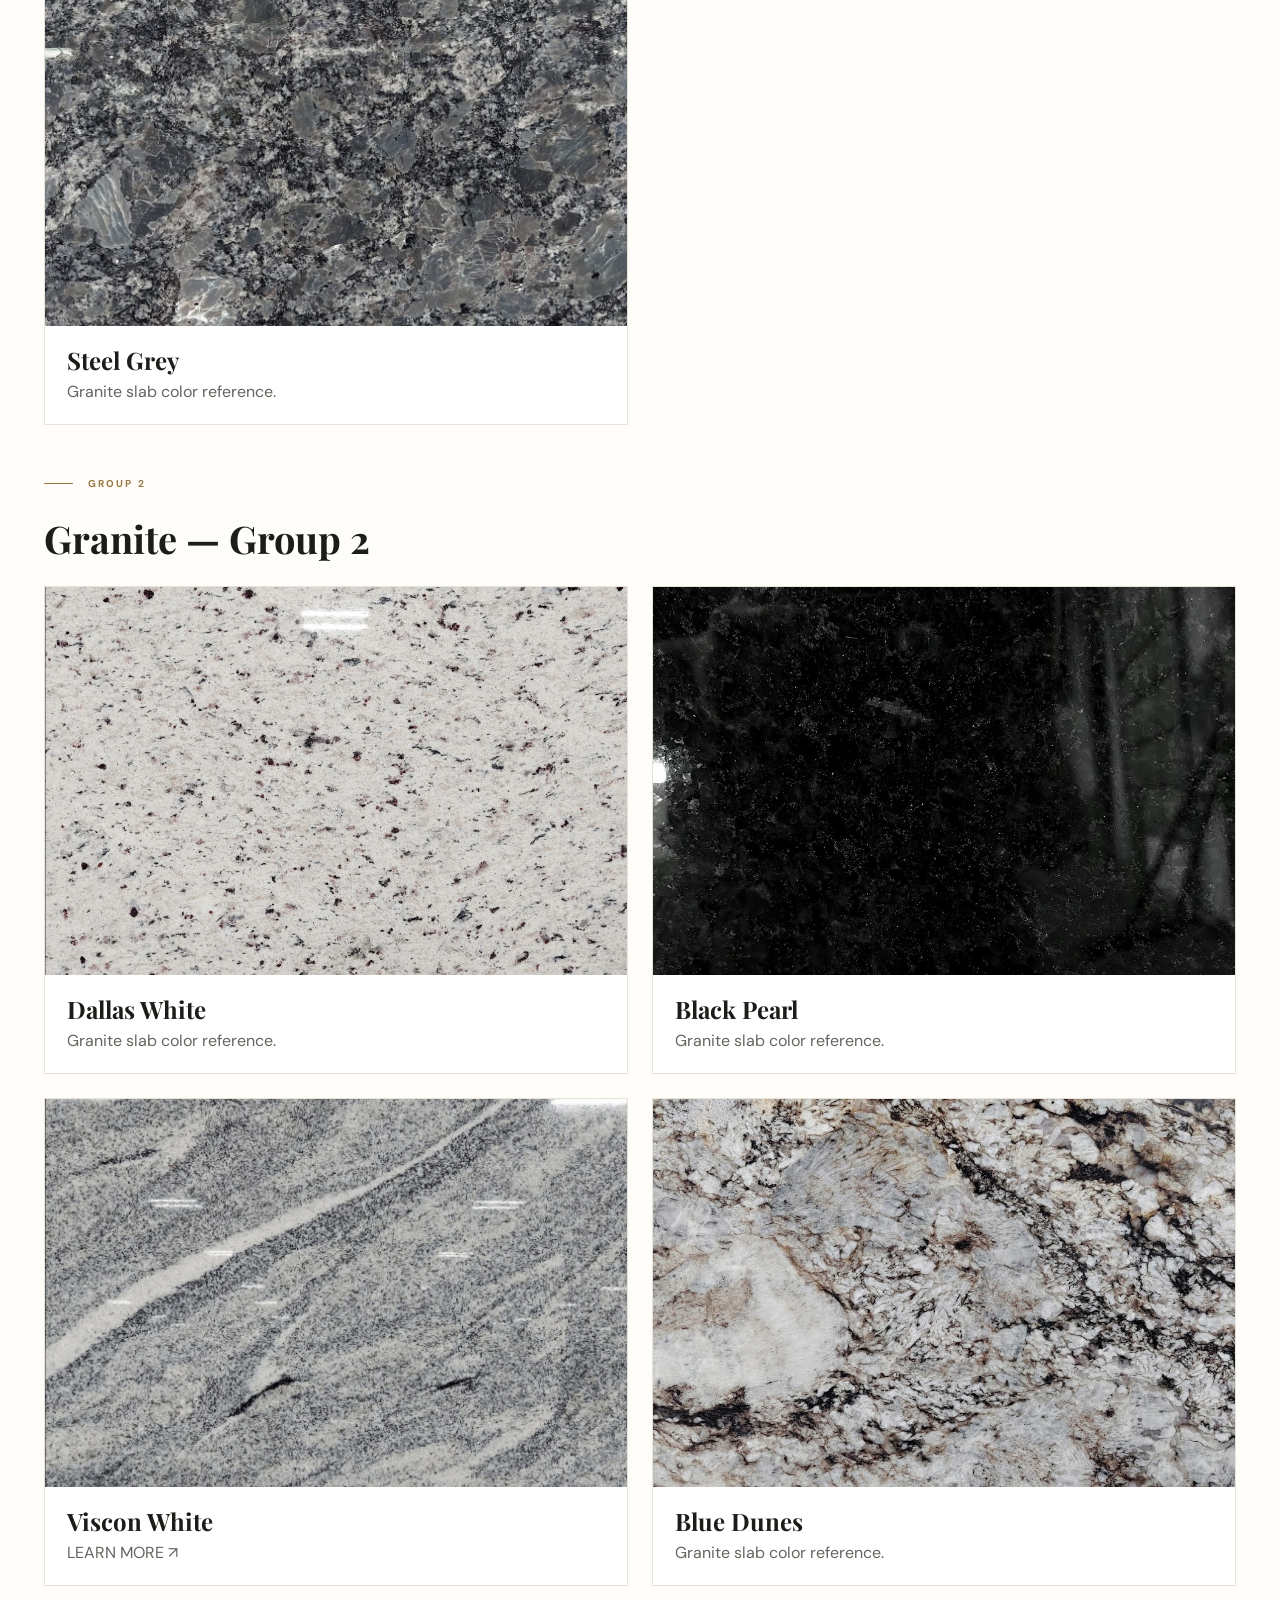
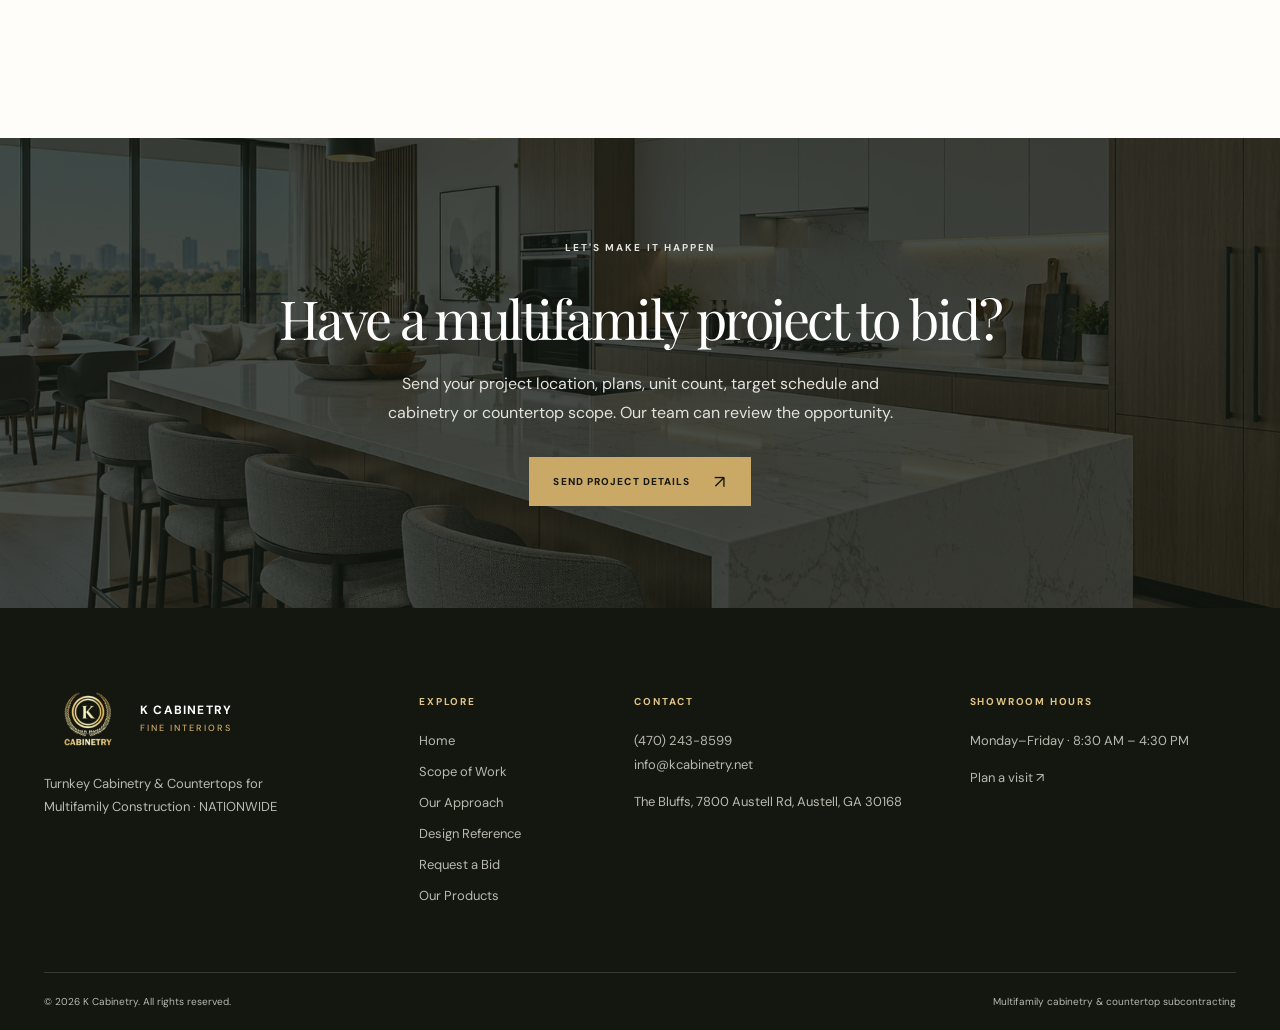
<file: products.html>
<!doctype html>
<html lang="en">
<head>
<meta charset="utf-8"><meta name="viewport" content="width=device-width,initial-scale=1">
<meta name="theme-color" content="#11120f">
<title>Granite & Quartz Products | K Cabinetry</title>
<meta name="description" content="Explore cabinetry, countertops, and vanity options from K Cabinetry.">
<meta property="og:title" content="Cabinets, Countertops & Vanities | K Cabinetry"><meta property="og:description" content="Explore cabinetry, countertops, and vanity options from K Cabinetry.">
<link rel="preconnect" href="https://fonts.googleapis.com"><link rel="preconnect" href="https://fonts.gstatic.com" crossorigin>
<link href="https://fonts.googleapis.com/css2?family=DM+Sans:wght@400;500;600;700&family=Manrope:wght@400;500;600;700;800&family=Playfair+Display:wght@400;500;600&display=swap" rel="stylesheet">
<link rel="stylesheet" href="./assets/site.css?v=20261029-login">
<script src="./assets/site.js?v=20261029-login" defer></script>
<script async src="https://www.googletagmanager.com/gtag/js?id=G-HS50RXWGK4"></script>
<script>window.dataLayer=window.dataLayer||[];function gtag(){dataLayer.push(arguments);}gtag('js',new Date());gtag('config','G-HS50RXWGK4');</script>
</head>
<body data-page="catalog">
<a class="skip-link" href="#main">Skip to content</a>
<div id="site"><main id="main"><div class="loading" role="status">Preparing K Cabinetry…</div></main></div>
<noscript><div class="no-script"><h1>K Cabinetry</h1><p>Cabinets, countertops and vanities for inspired spaces.</p><p>Call (470) 243-8599 or email info@kcabinetry.net.</p></div></noscript>
</body>
</html>
</file>
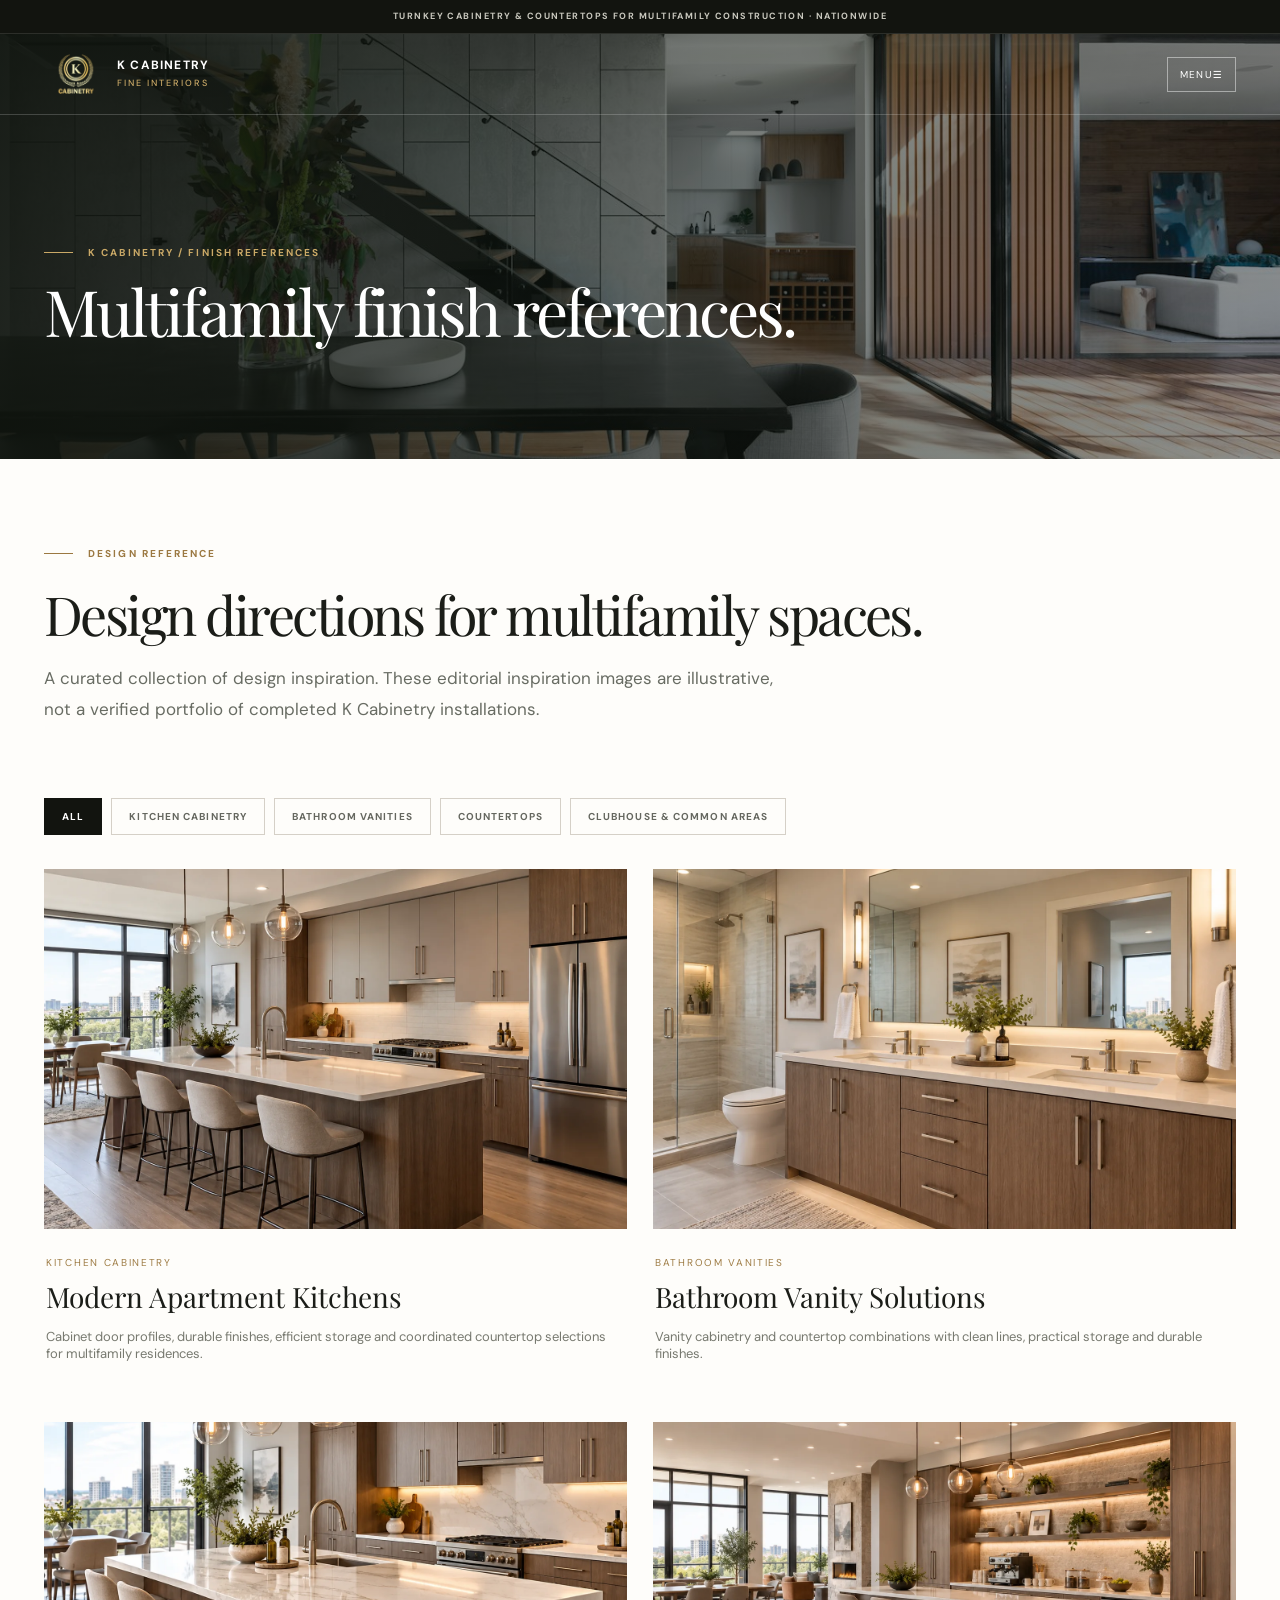
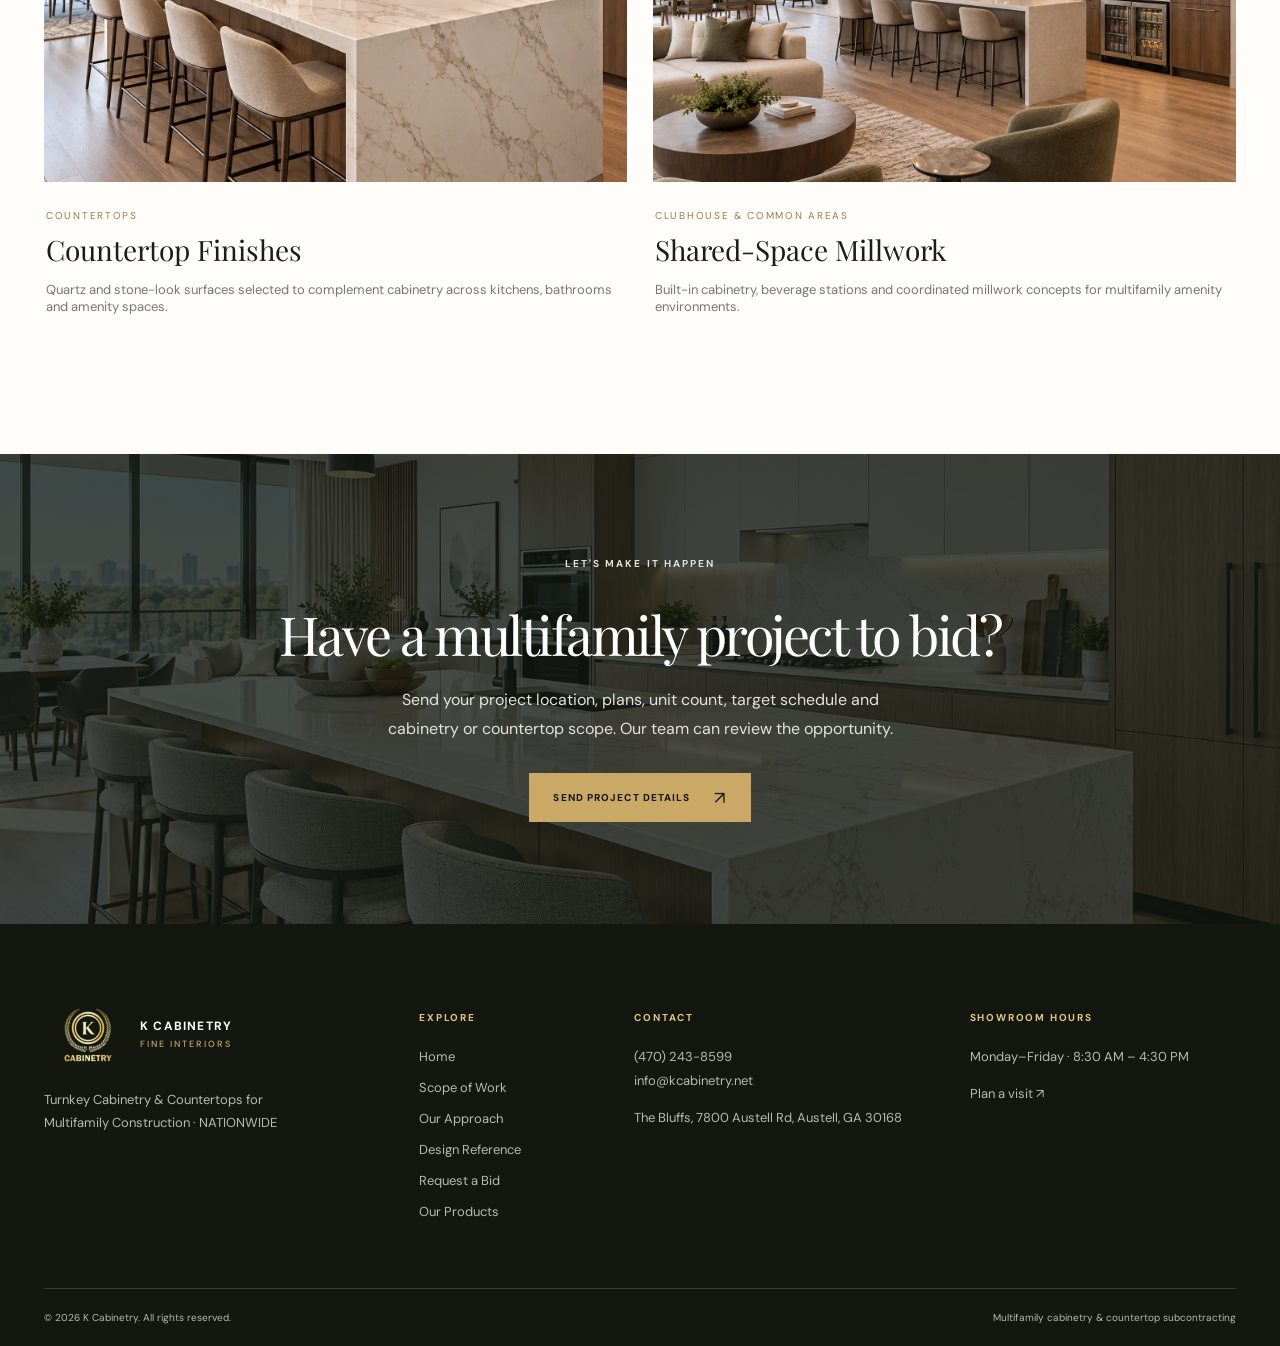
<file: projects.html>
<!doctype html>
<html lang="en">
<head>
<meta charset="utf-8"><meta name="viewport" content="width=device-width,initial-scale=1">
<meta name="theme-color" content="#11120f">
<title>Design Inspiration & Project Gallery | K Cabinetry</title>
<meta name="description" content="Explore kitchen, bathroom and interior design inspiration from K Cabinetry.">
<meta property="og:title" content="Design Inspiration & Project Gallery | K Cabinetry"><meta property="og:description" content="Explore kitchen, bathroom and interior design inspiration from K Cabinetry.">
<link rel="preconnect" href="https://fonts.googleapis.com"><link rel="preconnect" href="https://fonts.gstatic.com" crossorigin>
<link href="https://fonts.googleapis.com/css2?family=DM+Sans:wght@400;500;600;700&family=Manrope:wght@400;500;600;700;800&family=Playfair+Display:wght@400;500;600&display=swap" rel="stylesheet">
<link rel="stylesheet" href="./assets/site.css">
<script src="./assets/site.js" defer></script>
<script async src="https://www.googletagmanager.com/gtag/js?id=G-HS50RXWGK4"></script>
<script>window.dataLayer=window.dataLayer||[];function gtag(){dataLayer.push(arguments);}gtag('js',new Date());gtag('config','G-HS50RXWGK4');</script>
</head>
<body data-page="projects">
<a class="skip-link" href="#main">Skip to content</a>
<div id="site"><main id="main"><div class="loading" role="status">Preparing K Cabinetry…</div></main></div>
<noscript><div class="no-script"><h1>K Cabinetry</h1><p>Cabinets, countertops and vanities for inspired spaces.</p><p>Call (470) 243-8599 or email info@kcabinetry.net.</p></div></noscript>
</body>
</html>
</file>
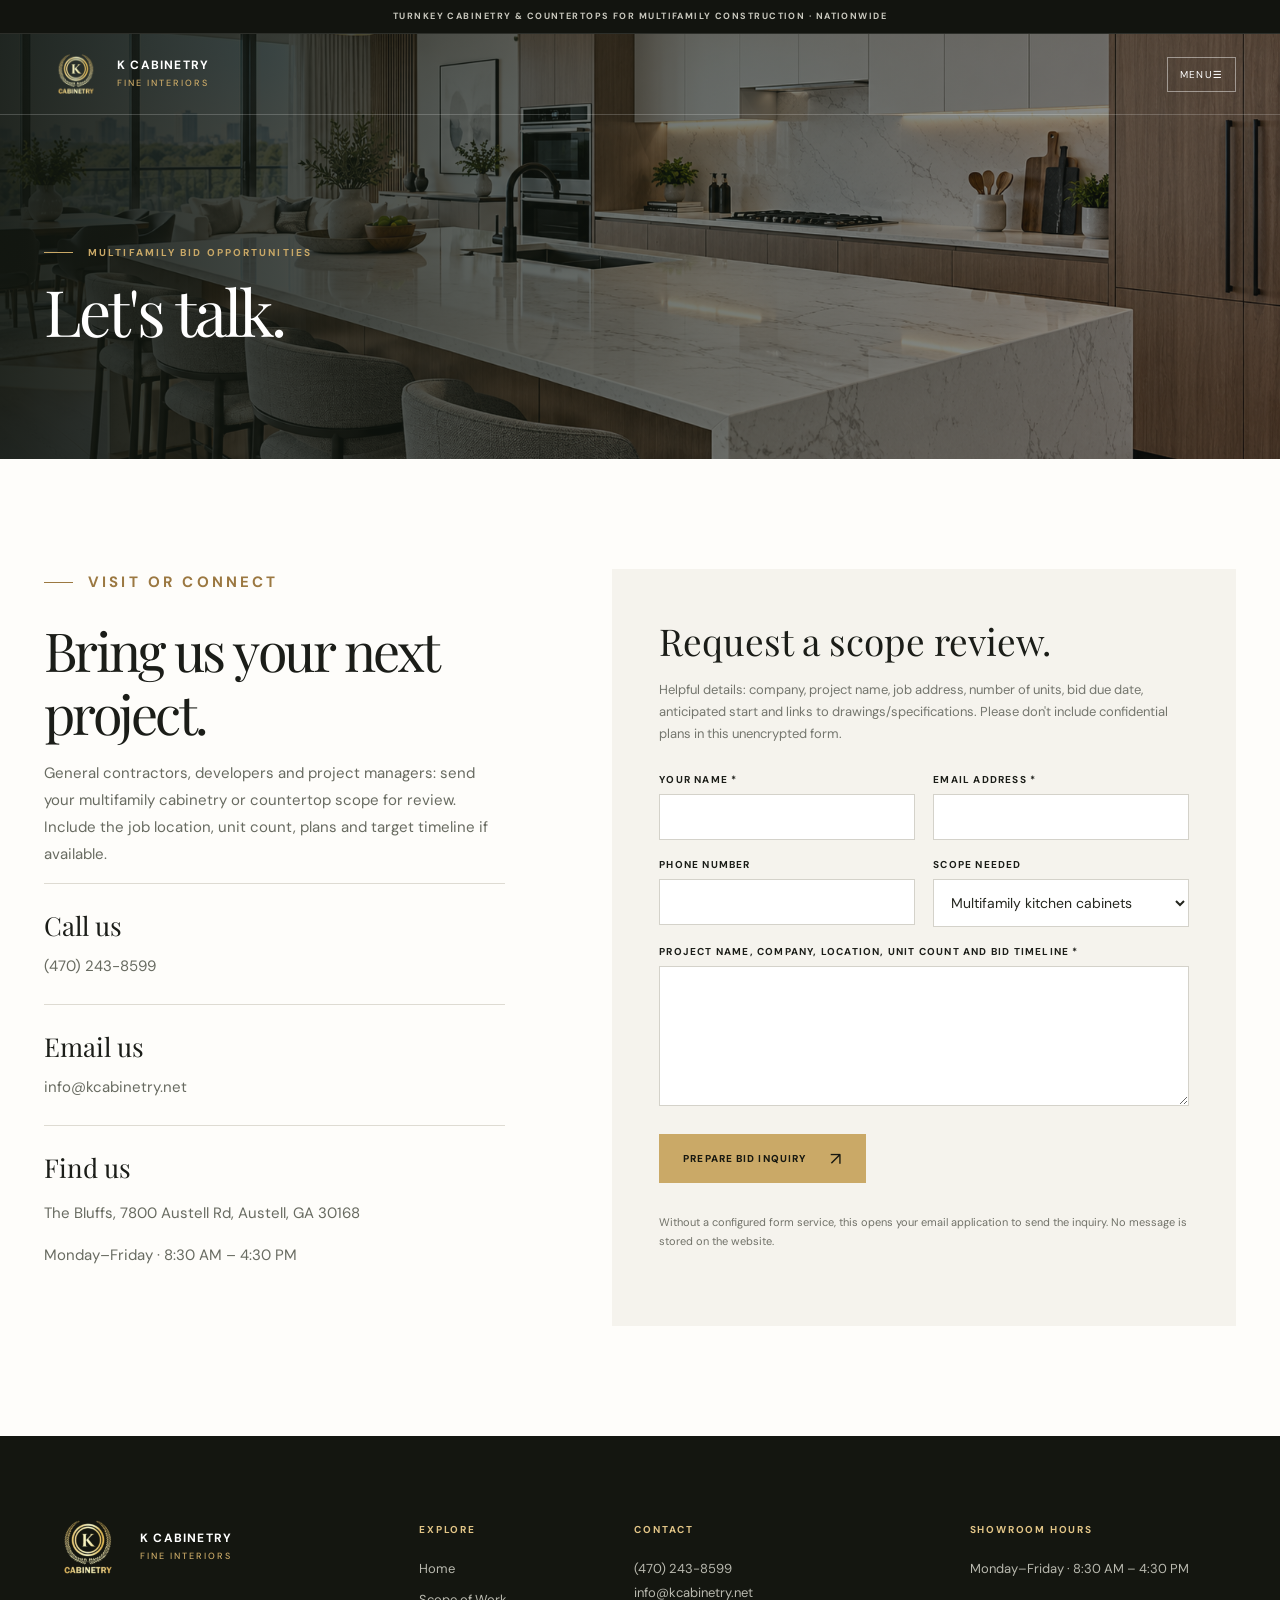
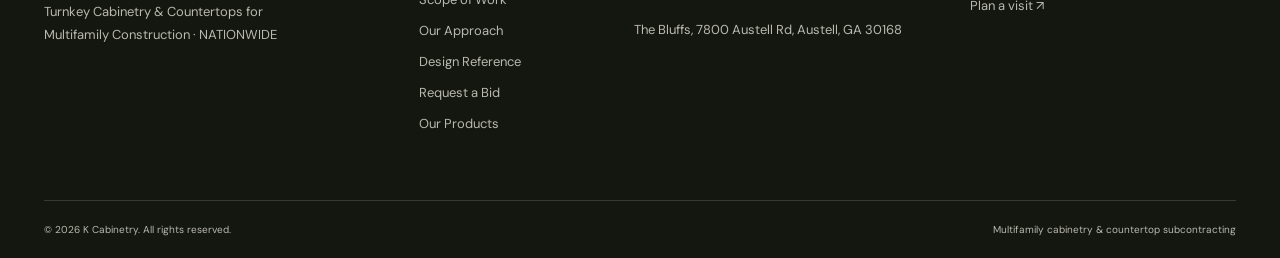
<file: request-a-bid.html>
<!doctype html>
<html lang="en">
<head>
<meta charset="utf-8"><meta name="viewport" content="width=device-width,initial-scale=1">
<meta name="theme-color" content="#11120f">
<title>Request a Multifamily Cabinetry Bid | K Cabinetry</title>
<meta name="description" content="Discuss multifamily cabinetry and countertop bid opportunities with K Cabinetry.">
<meta property="og:title" content="Request a Multifamily Cabinetry Bid | K Cabinetry"><meta property="og:description" content="Discuss multifamily cabinetry and countertop bid opportunities with K Cabinetry.">
<link rel="preconnect" href="https://fonts.googleapis.com"><link rel="preconnect" href="https://fonts.gstatic.com" crossorigin>
<link href="https://fonts.googleapis.com/css2?family=DM+Sans:wght@400;500;600;700&family=Manrope:wght@400;500;600;700;800&family=Playfair+Display:wght@400;500;600&display=swap" rel="stylesheet">
<link rel="stylesheet" href="./assets/site.css?v=20261029-login">
<script src="./assets/site.js?v=20261029-login" defer></script>
<script async src="https://www.googletagmanager.com/gtag/js?id=G-HS50RXWGK4"></script>
<script>window.dataLayer=window.dataLayer||[];function gtag(){dataLayer.push(arguments);}gtag('js',new Date());gtag('config','G-HS50RXWGK4');</script>
</head>
<body data-page="contact">
<a class="skip-link" href="#main">Skip to content</a>
<div id="site"><main id="main"><div class="loading" role="status">Preparing K Cabinetry…</div></main></div>
<noscript><div class="no-script"><h1>K Cabinetry</h1><p>Multifamily cabinetry and countertop subcontracting.</p><p>Call (470) 243-8599 or email info@kcabinetry.net.</p></div></noscript>
</body>
</html>
</file>
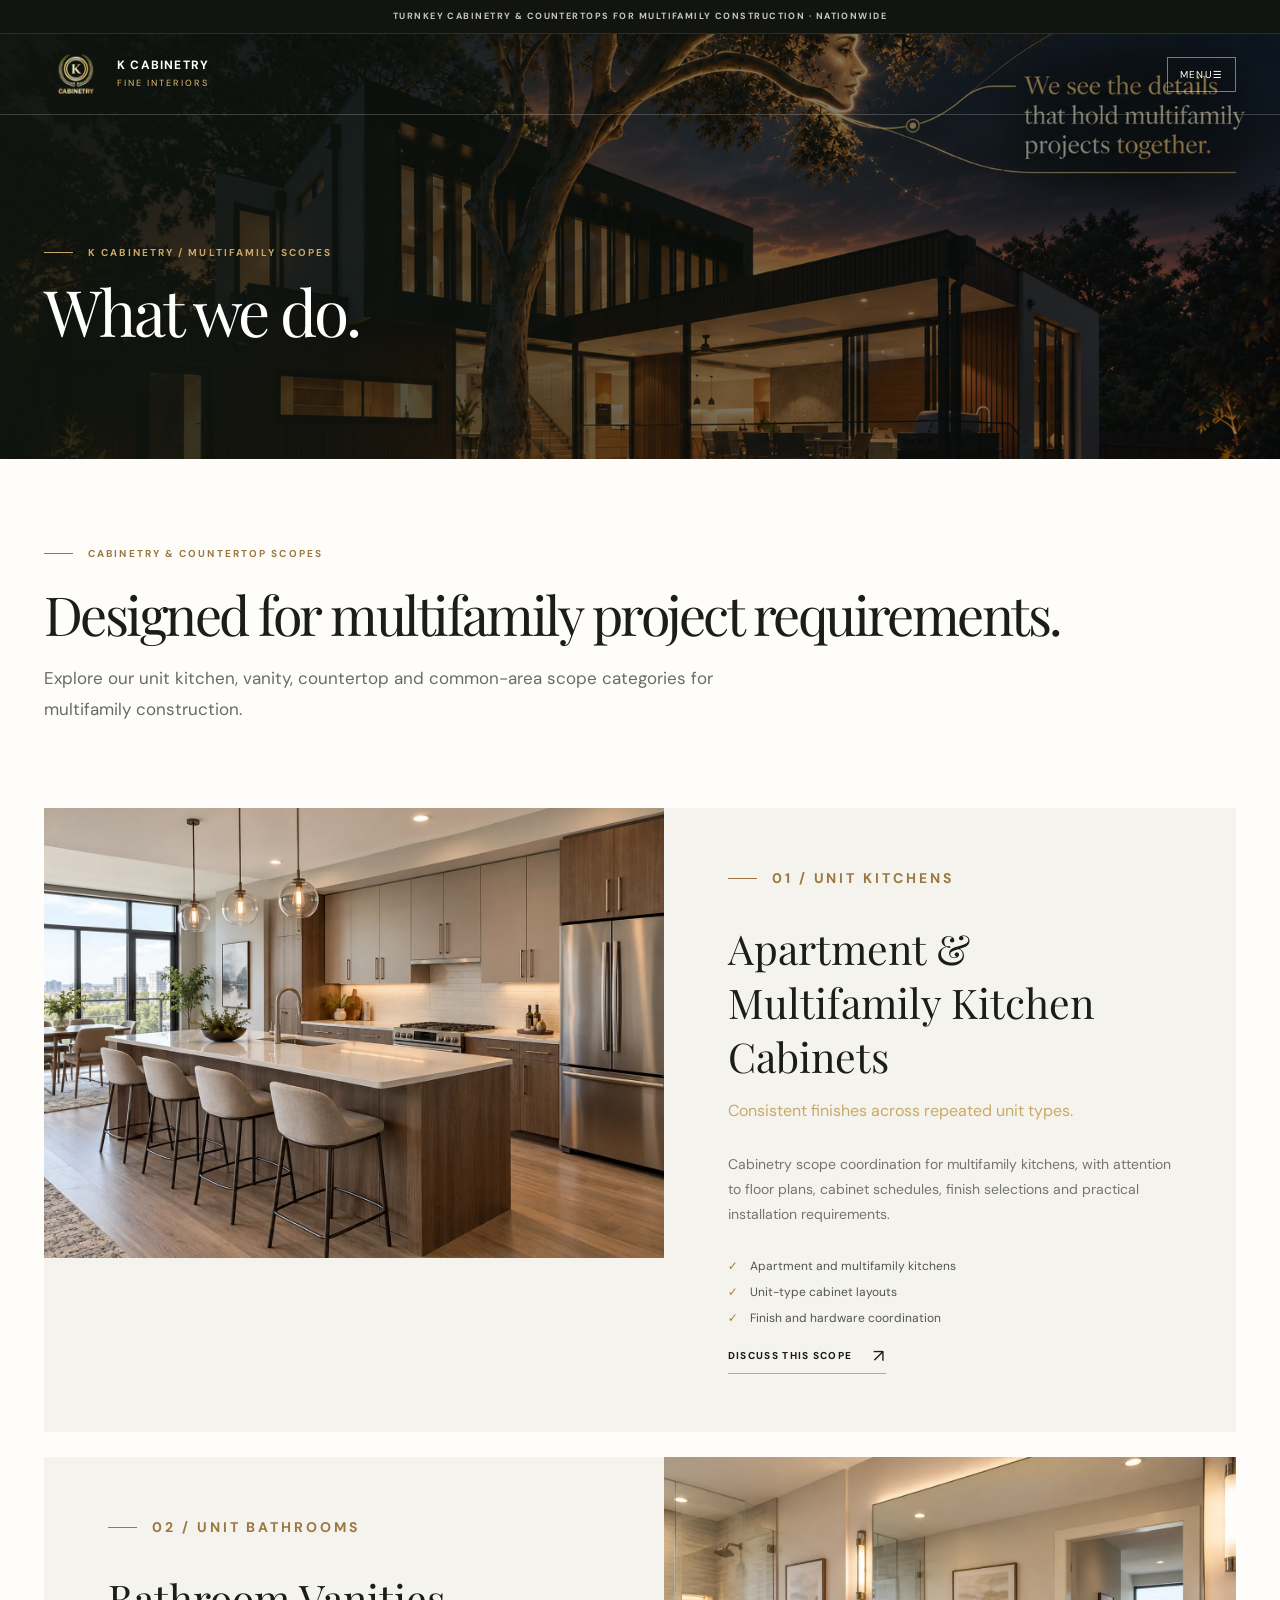
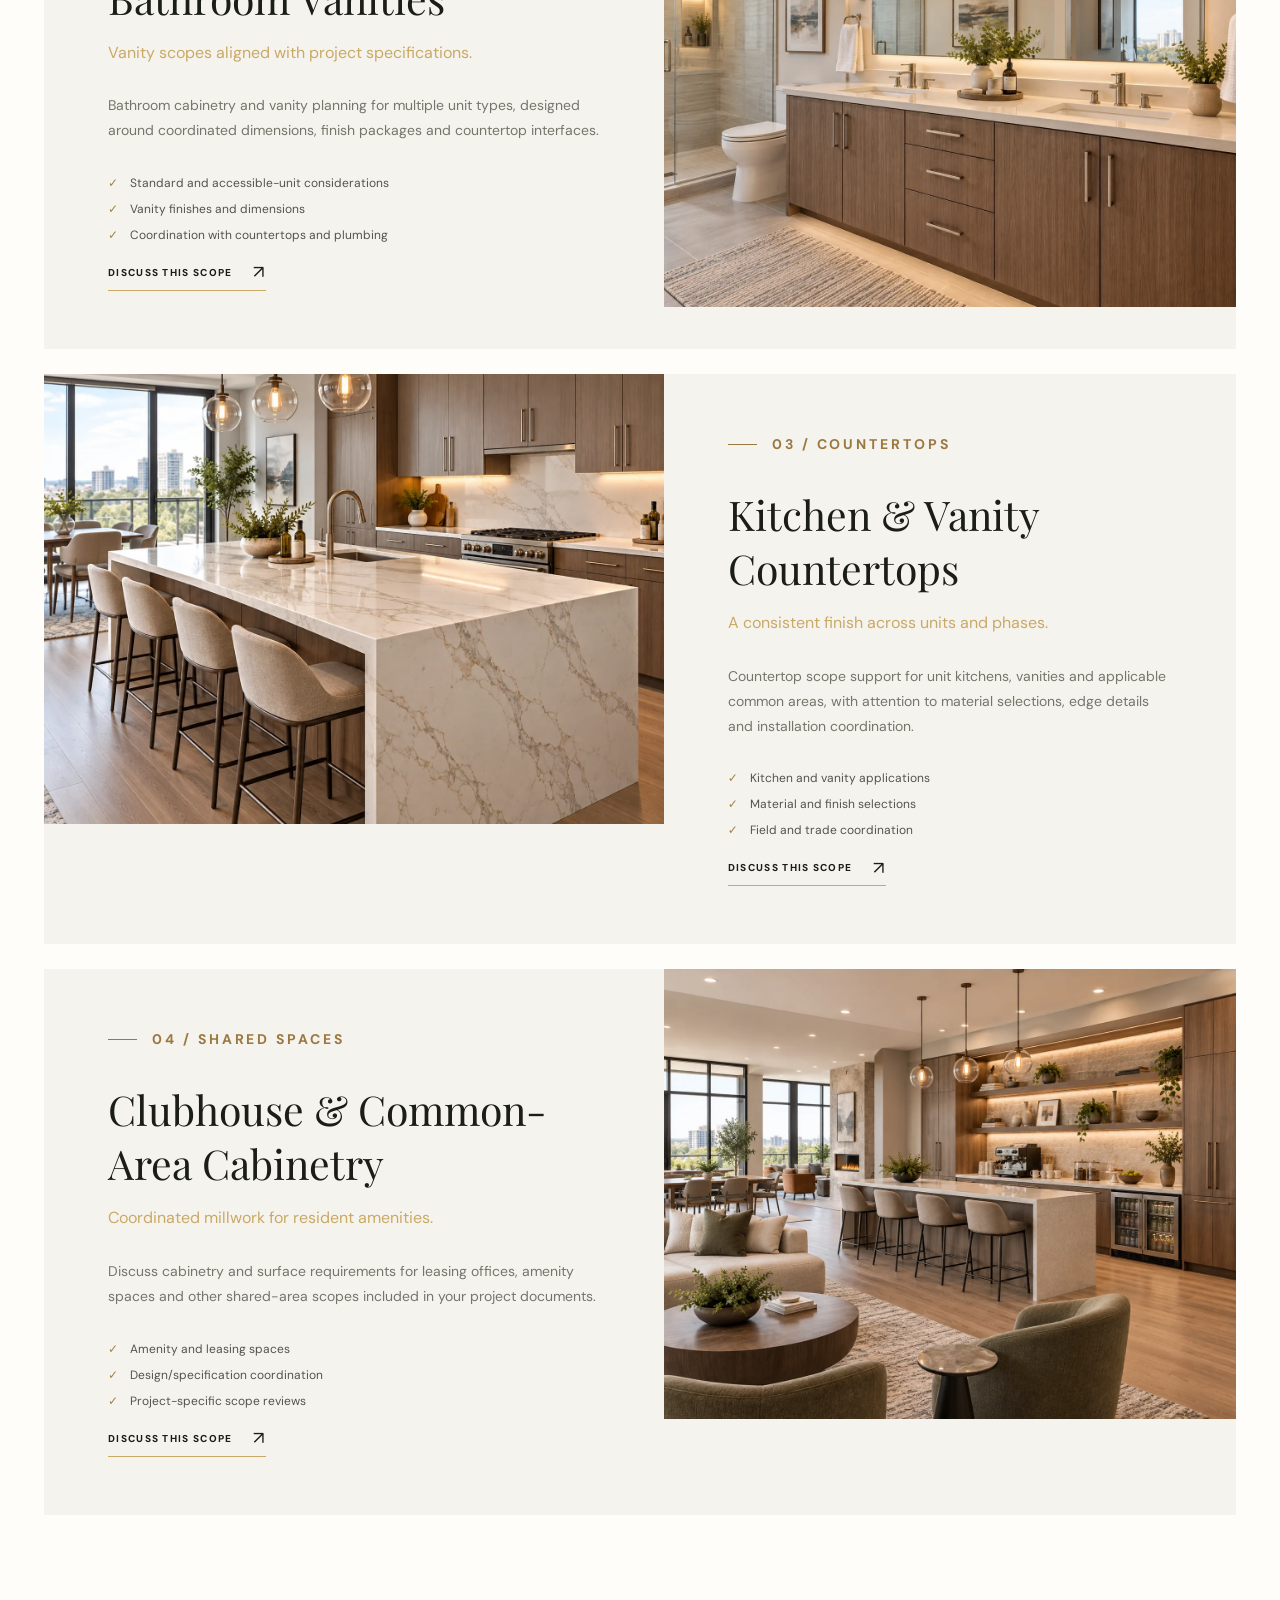
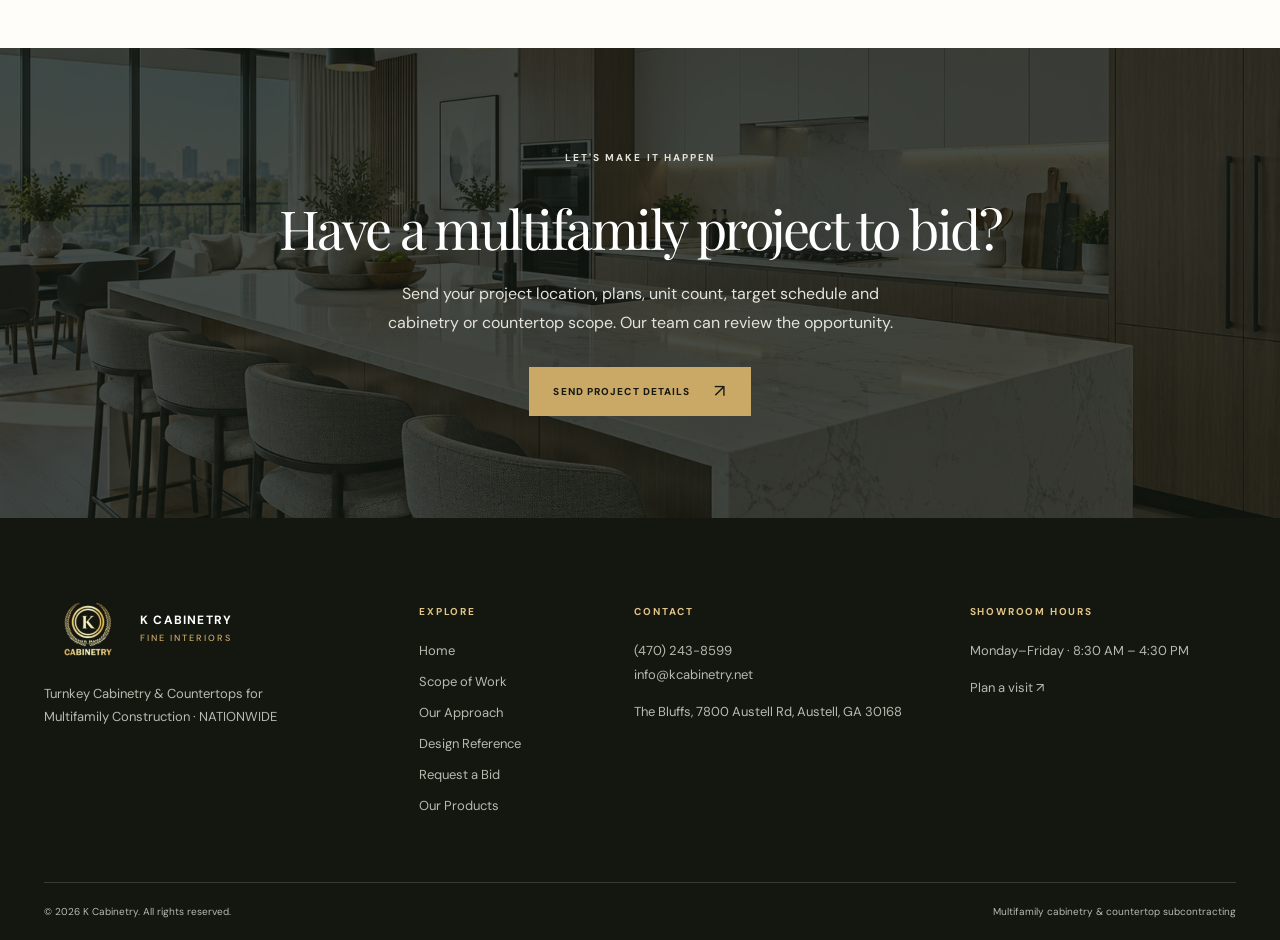
<file: scope-of-work.html>
<!doctype html>
<html lang="en">
<head>
<meta charset="utf-8"><meta name="viewport" content="width=device-width,initial-scale=1">
<meta name="theme-color" content="#11120f">
<title>Multifamily Cabinetry & Countertop Scopes | K Cabinetry</title>
<meta name="description" content="Review apartment kitchen cabinets, bathroom vanities, unit countertops and common-area cabinetry scopes.">
<meta property="og:title" content="Multifamily Cabinetry & Countertop Scopes | K Cabinetry"><meta property="og:description" content="Review apartment kitchen cabinets, bathroom vanities, unit countertops and common-area cabinetry scopes.">
<link rel="preconnect" href="https://fonts.googleapis.com"><link rel="preconnect" href="https://fonts.gstatic.com" crossorigin>
<link href="https://fonts.googleapis.com/css2?family=DM+Sans:wght@400;500;600;700&family=Manrope:wght@400;500;600;700;800&family=Playfair+Display:wght@400;500;600&display=swap" rel="stylesheet">
<link rel="stylesheet" href="./assets/site.css?v=20261029-login">
<script src="./assets/site.js?v=20261029-login" defer></script>
<script async src="https://www.googletagmanager.com/gtag/js?id=G-HS50RXWGK4"></script>
<script>window.dataLayer=window.dataLayer||[];function gtag(){dataLayer.push(arguments);}gtag('js',new Date());gtag('config','G-HS50RXWGK4');</script>
</head>
<body data-page="products">
<a class="skip-link" href="#main">Skip to content</a>
<div id="site"><main id="main"><div class="loading" role="status">Preparing K Cabinetry…</div></main></div>
<noscript><div class="no-script"><h1>K Cabinetry</h1><p>Multifamily cabinetry and countertop subcontracting.</p><p>Call (470) 243-8599 or email info@kcabinetry.net.</p></div></noscript>
</body>
</html>
</file>
<file: assets/site.css>
:root{--ink:#1b1d18;--black:#12140f;--gold:#caa967;--cream:#f5f3ed;--paper:#fefdfa;--muted:#73766e;--line:#e1ded5;--serif:"Playfair Display",Georgia,serif;--sans:"DM Sans",Arial,sans}
*{box-sizing:border-box}html{scroll-behavior:smooth}body{margin:0;background:var(--paper);color:var(--ink);font-family:var(--sans);-webkit-font-smoothing:antialiased}img{display:block;max-width:100%}a{color:inherit;text-decoration:none}button,input,select,textarea{font:inherit}button{cursor:pointer}::selection{background:var(--gold);color:#171914}.skip-link{position:absolute;top:-100px;left:10px;z-index:99;background:#fff;padding:12px}.skip-link:focus{top:12px}
.shell{width:min(1260px,calc(100% - 88px));margin:auto}.eyebrow{display:flex;align-items:center;gap:15px;color:var(--gold);font-size:10px;font-weight:700;letter-spacing:.21em;text-transform:uppercase;margin:0 0 23px}.eyebrow:before{content:"";width:29px;height:1px;background:currentColor}.eyebrow.dark{color:#9b7841}.section{padding:108px 0}.section-head{display:flex;align-items:end;justify-content:space-between;gap:30px;margin-bottom:40px}.display,.title{font-family:var(--serif);font-weight:400;letter-spacing:-.047em;margin:0}.display{font-size:clamp(58px,7vw,108px);line-height:1.08}.title{font-size:clamp(38px,4.2vw,65px);line-height:1.17}.section-copy{max-width:530px;font-size:15px;line-height:1.85;color:#686c63}.btn{display:inline-flex;align-items:center;justify-content:center;gap:24px;padding:15px 23px;min-height:49px;border:1px solid var(--gold);background:var(--gold);color:#171810;text-transform:uppercase;letter-spacing:.11em;font-size:10px;font-weight:800;transition:.2s}.btn:hover{background:#e8c987;transform:translateY(-2px)}.btn-outline{background:transparent;color:white;border-color:#fff9}.btn-outline:hover{color:#1d1e19}.btn span,.text-link span{font-size:18px;font-weight:400;line-height:0}.text-link{display:inline-flex;align-items:center;gap:21px;padding-bottom:11px;border-bottom:1px solid var(--gold);text-transform:uppercase;letter-spacing:.13em;font-size:10px;font-weight:800}.text-link:hover{color:#a78547}
.topline{height:31px;background:#12140f;color:#c9c8be;display:flex;justify-content:center;align-items:center;text-align:center;letter-spacing:.16em;text-transform:uppercase;font-size:9px;font-weight:700;border-bottom:1px solid #ffffff1c}.header{position:absolute;z-index:50;top:31px;left:0;right:0;color:#fff;border-bottom:1px solid #ffffff30}.header-inner{height:91px;display:flex;align-items:center;gap:25px}.brand{display:flex;align-items:center;gap:9px;min-width:183px}.brand img{height:70px;width:77px;object-fit:contain}.brand-wordmark{font-size:13px;line-height:1.25;letter-spacing:.17em;font-weight:700}.brand-wordmark small{display:block;color:var(--gold);letter-spacing:.22em;font-size:9px;margin-top:5px;font-weight:500}.nav{display:flex;align-items:center;gap:31px;margin-left:auto}.nav a{text-transform:uppercase;letter-spacing:.1em;font-weight:700;font-size:10px;white-space:nowrap;position:relative}.nav a:after{content:"";position:absolute;bottom:-10px;left:0;right:100%;height:1px;background:var(--gold);transition:.25s}.nav a:hover:after,.nav a.active:after{right:0}.head-action{min-height:40px;padding:12px 17px;font-size:9px}.menu-toggle{display:none;background:transparent;color:white;border:1px solid #ffffff73;padding:10px 12px;letter-spacing:.12em;text-transform:uppercase;font-size:10px}.header.scrolled{position:fixed;top:0;background:#151711f5;backdrop-filter:blur(15px);box-shadow:0 8px 30px #0002}.header.scrolled .header-inner{height:74px}.header.scrolled .brand img{height:55px}
.hero{position:relative;min-height:690px;height:min(850px,92vh);background:#272a24;color:#fff;overflow:hidden}.hero-img,.pagehero>img,.cta-photo>img{position:absolute;inset:0;width:100%;height:100%;object-fit:cover}.hero:after{content:"";position:absolute;inset:0;background:linear-gradient(90deg,#0b110edb 0%,#0f1411a8 47%,#05080735),linear-gradient(0deg,#0004,transparent 35%)}.hero-inner{position:relative;z-index:1;height:100%;display:flex;align-items:center;padding-top:120px}.hero-content{max-width:775px}.hero .eyebrow{color:#e9cd93}.hero h1{max-width:770px}.hero-desc{max-width:550px;color:#e9e8e0;font-size:17px;line-height:1.8;margin:28px 0 35px}.hero-actions{display:flex;gap:16px;flex-wrap:wrap}.hero-side{position:absolute;z-index:2;bottom:58px;right:3%;writing-mode:vertical-rl;letter-spacing:.26em;text-transform:uppercase;font-size:9px}.hero-bottom{position:absolute;bottom:0;left:0;right:0;height:1px;background:#fff4}
.ticker{background:#24261f;color:#e8e7dd}.ticker-inner{display:grid;grid-template-columns:repeat(3,1fr);border-left:1px solid #fff2}.ticker-item{display:flex;align-items:center;justify-content:center;gap:17px;min-height:101px;border-right:1px solid #fff2;text-transform:uppercase;letter-spacing:.15em;font-size:11px;font-weight:700}.ticker-item span{font:400 26px var(--serif);color:var(--gold)}
.intro{background:var(--cream)}.intro-grid{display:grid;grid-template-columns:1fr 1.07fr;gap:10%;align-items:center}.intro-copy .section-copy{margin:26px 0 33px}.image-frame{position:relative;min-height:540px;background:#d9d6cc}.image-frame img{width:100%;height:540px;object-fit:cover}.image-badge{position:absolute;bottom:28px;left:-42px;width:175px;height:175px;background:#23251e;border:7px solid var(--cream);color:#e7c78b;display:flex;flex-direction:column;align-items:center;justify-content:center;text-align:center}.image-badge span{font:400 47px var(--serif)}.image-badge small{font-size:9px;line-height:1.8;text-transform:uppercase;letter-spacing:.15em}
.collection-grid{display:grid;grid-template-columns:repeat(3,1fr);gap:23px}.product-card{position:relative;display:block}.product-card .photo{height:388px;overflow:hidden;background:#d5d3ca}.product-card img,.project-card img,.product-row img,.gallery-card img{width:100%;height:100%;object-fit:cover;transition:transform .7s}.product-card:hover img,.project-card:hover img,.product-row:hover img,.gallery-card:hover img{transform:scale(1.045)}.product-card-info{padding:24px 2px 10px}.product-card .meta{font-size:10px;color:#a18148;letter-spacing:.17em;font-weight:700}.product-card h3{font:400 28px var(--serif);letter-spacing:-.02em;margin:10px 0}.product-card .desc{font-size:13px;color:#73756c;line-height:1.8;margin:0 0 18px}.round-arrow{position:absolute;right:15px;top:343px;width:44px;height:44px;border-radius:50%;display:grid;place-items:center;background:var(--gold);font-size:22px}
.benefits{background:#22241d;color:var(--paper)}.benefits-heading{max-width:770px;margin-bottom:65px}.benefit-grid{display:grid;grid-template-columns:repeat(3,1fr);gap:40px}.benefit{border-top:1px solid #5a5b50;padding-top:25px}.benefit-num{display:block;font:400 44px var(--serif);color:var(--gold);margin-bottom:32px}.benefit h3{font:400 29px var(--serif);margin:0 0 14px}.benefit p{font-size:14px;line-height:1.85;color:#bec0b6}
.projects{background:var(--cream)}.project-grid{display:grid;grid-template-columns:1.15fr .85fr;gap:25px}.project-card{min-height:430px;display:block;position:relative;overflow:hidden;background:#ccc6ba;color:#fff}.project-card:nth-child(even){min-height:380px}.project-card img{position:absolute;inset:0}.project-card:after{content:"";position:absolute;inset:0;background:linear-gradient(0deg,#000b,transparent 65%)}.project-caption{position:absolute;bottom:27px;left:29px;right:29px;z-index:1;display:flex;justify-content:space-between;align-items:end}.project-caption small{color:#e6d1a3;letter-spacing:.17em;font-size:9px;text-transform:uppercase;font-weight:700}.project-caption h3{font:400 29px var(--serif);margin:9px 0 0}.project-caption b{font-weight:400;font-size:23px}
.cta-photo{position:relative;min-height:470px;background:#21251d;color:#fff;overflow:hidden;display:flex;align-items:center}.cta-photo:after{content:"";position:absolute;inset:0;background:#121913c7}.cta-inner{position:relative;z-index:1;text-align:center;max-width:810px;padding:85px 0}.cta-inner .eyebrow{justify-content:center}.cta-inner .eyebrow:before{display:none}.cta-inner .title{margin-bottom:19px}.cta-inner p{color:#e3e3db;line-height:1.85;margin:0 auto 29px;max-width:540px}
.footer{background:#141610;color:#b9b9af;padding-top:72px}.footer-top{display:grid;grid-template-columns:1.25fr .65fr 1.1fr 1fr;gap:42px;padding-bottom:64px}.footer .brand{color:#fff;margin-bottom:14px}.footer .brand img{height:78px;width:87px}.footer .footer-copy{line-height:1.8;font-size:13px;max-width:250px}.footer h4{text-transform:uppercase;color:#e2c587;font-size:10px;letter-spacing:.18em;margin:15px 0 21px}.footer a,.footer p{line-height:1.85;font-size:13px}.footer a:hover{color:var(--gold)}.footer-links{display:flex;flex-direction:column;gap:7px}.footer-bottom{border-top:1px solid #373a30;padding:22px 0;display:flex;align-items:center;justify-content:space-between;gap:18px;font-size:10px}
.pagehero{height:425px;background:#2a2b24;color:white;position:relative;overflow:hidden;display:flex;align-items:end}.pagehero:after{content:"";position:absolute;inset:0;background:linear-gradient(90deg,#10150fec,#10171191 55%,#10131277)}.pagehero .shell{position:relative;z-index:1;padding-bottom:63px;padding-top:165px}.pagehero .eyebrow{margin-bottom:15px}.pagehero .title{font-size:clamp(49px,5vw,78px)}.page-intro{padding:88px 0 55px}.page-intro .section-copy{max-width:740px;font-size:17px}
.product-list{padding:10px 0 108px}.product-row{display:grid;grid-template-columns:1.04fr .96fr;min-height:450px;background:var(--cream);overflow:hidden;margin-bottom:25px;scroll-margin-top:95px}.product-row:nth-child(even) .product-photo{order:2}.product-photo{height:450px;overflow:hidden;background:#d7d4cb}.product-info{padding:58px clamp(30px,5vw,86px);display:flex;flex-direction:column;justify-content:center}.product-info h2{font:400 clamp(35px,3.2vw,52px) var(--serif);margin:7px 0 14px}.product-info .subtitle{font-size:16px;color:#62665c;margin:0 0 12px}.product-info p{font-size:14px;line-height:1.8;color:#74766c}.feature-list{list-style:none;margin:17px 0 23px;padding:0;display:flex;flex-direction:column;gap:10px}.feature-list li{font-size:12px;color:#51544d}.feature-list li:before{content:"✓";color:#a38148;margin-right:12px}.product-info .text-link{align-self:flex-start}
.gallery-controls{display:flex;gap:9px;flex-wrap:wrap;margin:0 0 34px}.filter-btn{padding:11px 17px;background:none;border:1px solid #d5d0c7;color:#65675f;font-size:10px;text-transform:uppercase;letter-spacing:.11em;font-weight:700}.filter-btn:hover,.filter-btn.active{background:var(--black);color:#fff;border-color:var(--black)}.gallery-grid{display:grid;grid-template-columns:repeat(2,1fr);gap:26px;padding-bottom:105px}.gallery-card{margin:0}.gallery-card .photo{height:360px;overflow:hidden;background:#d8d4cb}.gallery-card figcaption{padding:21px 2px}.gallery-card h3{font:400 28px var(--serif);margin:7px 0}.gallery-card .kicker{font-size:10px;letter-spacing:.17em;color:#9e7c45;text-transform:uppercase}.gallery-card p{font-size:13px;color:#77796f}
.story{display:grid;grid-template-columns:1fr 1fr;gap:9%;align-items:center;padding:105px 0}.story-photo{height:585px;background:#ddd}.story-photo img{height:100%;width:100%;object-fit:cover}.story p{line-height:1.9;color:#74756a;font-size:15px}.steps{background:var(--cream)}.step-grid{display:grid;grid-template-columns:repeat(3,1fr);gap:30px;margin-top:57px}.step{padding-top:24px;border-top:1px solid #cec6b6}.step .num{font:400 50px var(--serif);color:#ae8948}.step h3{font:400 30px var(--serif);margin:22px 0 12px}.step p{color:#77786f;line-height:1.85;font-size:14px}
.contact-wrap{display:grid;grid-template-columns:.85fr 1.15fr;gap:9%;padding:110px 0}.contact-details h3{font:400 26px var(--serif);margin:0 0 10px}.contact-details p,.contact-details a{font-size:15px;line-height:1.8;color:#686b61}.contact-line{border-top:1px solid #dedbd2;padding:24px 0}.contact-form{background:var(--cream);padding:47px}.contact-form h2{font:400 37px var(--serif);margin:0 0 14px}.contact-form>p{font-size:13px;line-height:1.7;color:#74766e;margin:0 0 28px}.form-grid{display:grid;grid-template-columns:repeat(2,1fr);gap:18px}.field{display:flex;flex-direction:column;gap:8px}.field.full{grid-column:1/-1}.field label{font-size:10px;letter-spacing:.12em;text-transform:uppercase;font-weight:700}.field input,.field select,.field textarea{width:100%;padding:13px;border:1px solid #d4d2ca;border-radius:0;background:white;outline:none;color:#24261f;font-size:14px}.field input:focus,.field select:focus,.field textarea:focus{border-color:#b58e55}.field textarea{height:140px;resize:vertical}.contact-form .btn{margin-top:28px}.form-status{min-height:30px;padding-top:12px;font-size:12px;color:#876c40}.contact-form .tiny{font-size:11px;color:#717269}
.loading{padding:30vh 20px;text-align:center;color:#76766e}.no-script{padding:50px}.reveal{opacity:0;transform:translateY(23px);transition:opacity .6s,transform .6s}.reveal.shown{opacity:1;transform:none}
@media(max-width:1100px){.shell{width:calc(100% - 60px)}.nav{gap:20px}.footer-top{grid-template-columns:1.2fr 1fr 1fr}.footer-top>div:last-child{grid-column:2/4}.intro-grid{gap:6%}}
@media(max-width:800px){.shell{width:calc(100% - 40px)}.header-inner{height:78px}.brand{min-width:0}.brand img{height:58px;width:65px}.menu-toggle{display:inline-flex;margin-left:auto}.head-action{display:none}.nav{display:none;position:absolute;top:100%;left:0;right:0;background:#181b16;padding:22px 20px;flex-direction:column;align-items:stretch;gap:0;margin:0;box-shadow:0 20px 30px #0004}.header.menu-open .nav{display:flex}.nav a{padding:14px 9px;font-size:12px;border-bottom:1px solid #fff2}.nav a:after{display:none}.hero{min-height:680px;height:88vh}.hero-inner{padding-top:135px}.hero-desc{font-size:15px}.hero-side{display:none}.ticker-item{min-height:80px;gap:8px;font-size:9px;letter-spacing:.06em;text-align:center}.ticker-item span{font-size:20px}.section{padding:75px 0}.intro-grid,.story,.contact-wrap{grid-template-columns:1fr;gap:45px}.intro-copy{order:1}.image-frame{order:0;min-height:400px}.image-frame img{height:400px}.image-badge{left:10px;bottom:10px;width:123px;height:123px;border-width:5px}.image-badge span{font-size:31px}.image-badge small{font-size:7px}.collection-grid{grid-template-columns:repeat(2,1fr)}.collection-grid .product-card:last-child{display:none}.benefit-grid,.step-grid{grid-template-columns:1fr;gap:17px}.benefits-heading{margin-bottom:30px}.benefit-num{margin-bottom:13px}.project-grid{gap:12px}.project-card,.project-card:nth-child(even){min-height:350px}.footer-top{grid-template-columns:1fr 1fr;gap:33px}.footer-top>div:last-child{grid-column:auto}.product-row{grid-template-columns:1fr}.product-row:nth-child(even) .product-photo{order:0}.product-photo{height:370px}.product-info{padding:35px}.story-photo{height:450px}.contact-wrap{padding:70px 0}.gallery-card .photo{height:285px}}
@media(max-width:550px){.shell{width:calc(100% - 36px)}.topline{font-size:8px}.brand-wordmark{display:none}.hero{height:750px;min-height:670px}.hero h1{font-size:clamp(51px,14vw,76px)}.hero-actions .btn{width:100%}.ticker-inner{grid-template-columns:1fr}.ticker-item{min-height:46px;border-bottom:1px solid #fff2}.section-head{display:block}.section-head .text-link{margin-top:17px}.collection-grid,.project-grid,.gallery-grid,.form-grid{grid-template-columns:1fr}.collection-grid .product-card:last-child{display:block}.product-card .photo{height:340px}.round-arrow{top:293px}.project-card,.project-card:nth-child(even){min-height:360px}.section{padding:66px 0}.pagehero{height:365px}.pagehero .shell{padding-bottom:45px}.page-intro{padding:60px 0 30px}.gallery-grid{gap:12px;padding-bottom:60px}.gallery-card .photo{height:270px}.footer-top>div:first-child,.footer-top>div:last-child{grid-column:1/-1}.footer-bottom{display:block;line-height:2}.contact-form{padding:28px 20px}.field.full{grid-column:1}.story{padding:65px 0}.story-photo{height:360px}}
@media(prefers-reduced-motion:reduce){html{scroll-behavior:auto}.reveal{opacity:1;transform:none;transition:none}*,*:before,*:after{transition-duration:0.01ms!important;animation-duration:0.01ms!important}}

/* Admin-defined visibility and variable overrides are applied at runtime. */

.custom-image-grid{display:grid;grid-template-columns:1fr 1fr;gap:8%;align-items:center}.custom-image-grid>img{width:100%;height:440px;object-fit:cover}.custom-section-copy .section-copy{margin:25px 0}.custom-section-copy .btn{margin-top:12px}.custom-banner{color:white;background:#25291e;background-size:cover;background-position:center;text-align:center}.custom-banner .custom-section-copy{max-width:780px;margin:0 auto}.custom-banner .title{color:#fff}.custom-banner .section-copy{color:#e4e7de;margin:25px auto}.custom-banner .eyebrow{justify-content:center}.custom-text-block{text-align:center;background:var(--cream)}.custom-text-block .custom-section-copy{max-width:780px;margin:auto}.custom-text-block .eyebrow{justify-content:center}.custom-text-block .section-copy{margin:25px auto}.custom-spacer{height:100px}@media(max-width:800px){.custom-image-grid{grid-template-columns:1fr}.custom-image-grid>img{height:300px}}

.custom-motion-block img{max-height:460px;object-fit:cover}.motion-float img{animation:kFloat 5s ease-in-out infinite}.motion-fade img{animation:kFade 2s ease-in both}.motion-zoom img{animation:kZoom 4s ease-in-out infinite alternate}.motion-slide img{animation:kSlide 1.2s ease-out both}
@keyframes kFloat{50%{transform:translateY(-18px)}}@keyframes kFade{from{opacity:0}to{opacity:1}}@keyframes kZoom{to{transform:scale(1.045)}}@keyframes kSlide{from{transform:translateX(-35px);opacity:0}to{transform:none;opacity:1}}
.custom-video{margin-top:30px;aspect-ratio:16/9;background:#181b17}.custom-video iframe,.custom-video video{width:100%;height:100%;border:0}.custom-slides{display:flex;gap:16px;overflow-x:auto;scroll-snap-type:x mandatory;padding:20px 0}.custom-slides img{height:360px;width:min(600px,80%);object-fit:cover;flex-shrink:0;scroll-snap-align:center}.custom-two-columns{display:grid;grid-template-columns:1fr 1fr;gap:9%;align-items:center}.custom-marquee{background:var(--black);color:var(--gold);overflow:hidden;padding:25px 0}.marquee-track{width:max-content;animation:kMarquee 24s linear infinite;white-space:nowrap;font-family:var(--serif);font-size:clamp(25px,4vw,55px)}@keyframes kMarquee{to{transform:translateX(-50%)}}@media(max-width:700px){.custom-two-columns{grid-template-columns:1fr}.custom-slides img{height:250px}}@media(prefers-reduced-motion:reduce){.custom-motion-block img,.marquee-track{animation:none!important}}

.canvas-main{position:relative}.canvas-layer{position:absolute;inset:0;z-index:8;pointer-events:none;overflow:hidden}.canvas-element{position:absolute;display:block;pointer-events:auto;overflow-wrap:anywhere}.canvas-element.btn{height:auto;min-height:32px}.canvas-element[src]{height:auto;max-height:450px}

/* Multifamily trade-forward editorial refinements */
.hero-side{letter-spacing:.18em}.ticker-inner{font-weight:600;letter-spacing:.025em}.product-info .subtitle{color:var(--gold)}

/* Accessible administration entry, shown on desktop and mobile navigation */
.admin-nav-link{font-weight:700!important;color:var(--gold)!important}.footer-admin-link{color:var(--gold);text-decoration:underline;text-underline-offset:3px}

/* Pencil buttons appear only inside the authenticated admin preview */
.pencil-wrap{position:relative;display:block}.pencil-edit{position:absolute;right:0;top:0;transform:translate(25%,-40%);z-index:30;width:34px;height:34px;display:grid;place-items:center;border:1px solid #c3a064;background:#22251d;color:#fff;cursor:pointer;font:23px/1 Arial,sans-serif;opacity:.9;border-radius:50%;box-shadow:0 3px 15px #0003}.pencil-edit:hover,.pencil-edit:focus{background:#b39255;color:#111}.pencil-wrap [contenteditable=true]{outline:2px dashed #d3ad69;outline-offset:5px;min-width:5em}

/* 2026-10 responsive header and hero overlap fix */
.topline{height:auto;min-height:34px;padding:8px 22px;line-height:1.45;overflow-wrap:anywhere}
.header-inner{min-width:0}.brand{flex:0 0 auto;max-width:295px;min-width:0}.brand-wordmark{max-width:185px;overflow-wrap:normal;white-space:normal}
.header .nav{min-width:0}.header .nav a{line-height:1.4}
.hero-inner{padding-top:175px;padding-bottom:60px}
.hero-content{min-width:0}.hero .eyebrow{line-height:1.55;max-width:100%;letter-spacing:.13em}
.hero h1{overflow-wrap:normal;word-break:normal;font-size:clamp(45px,6.5vw,96px)}
@media(max-width:1280px){
 .header{top:34px}
 .header-inner{height:80px;gap:12px}
 .brand img{height:58px;width:64px}
 .brand-wordmark{font-size:12px;letter-spacing:.1em}
 .menu-toggle{display:inline-flex;margin-left:auto;flex-shrink:0}
 .head-action{display:none}
 .header .nav{display:none;position:absolute;top:100%;left:0;right:0;background:#181b16;padding:18px 30px;flex-direction:column;align-items:stretch;gap:0;margin:0;max-height:75vh;overflow-y:auto;box-shadow:0 20px 30px #0004}
 .header.menu-open .nav{display:flex}
 .header .nav a{padding:13px 9px;font-size:12px;border-bottom:1px solid #fff2;white-space:normal}
 .header .nav a:after{display:none}
 .hero-inner{padding-top:195px;align-items:center}
 .hero-content{max-width:700px}
 .hero .eyebrow{max-width:560px}
}
@media(max-width:800px){
 .header{top:34px}
 .hero-inner{padding-top:190px;padding-bottom:55px}
 .hero h1{font-size:clamp(43px,8.4vw,68px);line-height:1.09}
 .hero .eyebrow{font-size:9px;letter-spacing:.09em}
}
@media(max-width:550px){
 .topline{font-size:7px;letter-spacing:.09em;padding:9px 12px}
 .hero-inner{padding-top:135px}
 .hero h1{font-size:clamp(42px,11vw,64px)}
 .hero .eyebrow{font-size:8px}
}

/* Hero and navigation refinements based on wide-desktop screenshot */
@media(min-width:1281px){
 .header-inner{gap:18px}
 .header .nav{gap:clamp(10px,1.25vw,21px)}
 .header .nav a{font-size:10px;letter-spacing:.045em}
 .brand{max-width:250px}
 .brand-wordmark{letter-spacing:.11em}
 .head-action{padding:12px 14px;white-space:nowrap;flex-shrink:0}
}
.hero{min-height:700px;height:min(810px,95svh)}
.hero-inner{padding-top:180px;padding-bottom:35px;align-items:center}
.hero-content{width:min(760px,64vw);max-width:760px}
.hero .eyebrow{max-width:690px;margin-bottom:22px;font-size:10px;letter-spacing:.12em}
.hero .display{font-size:clamp(51px,5.1vw,78px);line-height:1.12;letter-spacing:-.044em;max-width:760px}
.hero-desc{font-size:16px;max-width:590px}
@media(min-width:801px) and (max-width:1450px){
 .hero-content{width:min(730px,75vw)}
 .hero .display{font-size:clamp(51px,5vw,68px)}
 .hero-inner{padding-top:200px}
}
@media(max-width:800px){
 .hero-inner{padding-top:165px}
 .hero-content{width:100%;max-width:100%}
 .hero .display{font-size:clamp(43px,8vw,62px)}
 .hero .eyebrow{margin-bottom:18px}
}

/* Mobile hero polish: compact typography, readable CTAs, tree face preserved */
@media(max-width:800px){
 .hero{height:auto;min-height:0}
 .hero-inner{min-height:690px;height:auto;align-items:flex-start;padding-top:155px;padding-bottom:64px}
 .hero-content{width:100%;max-width:100%}
 .hero .display{font-size:clamp(37px,7.5vw,56px);line-height:1.1;letter-spacing:-.035em}
 .hero .eyebrow{font-size:9px;line-height:1.55;letter-spacing:.08em;margin-bottom:17px}
 .hero-desc{font-size:14px;line-height:1.6;max-width:510px;margin:22px 0 26px}
 .hero-actions{gap:12px}
 .hero-actions .btn{min-height:48px;padding:13px 17px;font-size:10px;gap:12px;justify-content:center;letter-spacing:.09em}
 .hero-actions .btn span{font-size:0}
 .hero-actions .btn span:after{content:"\2197";font:normal 19px/1 Arial,sans-serif}
}
@media(max-width:550px){
 .hero-inner{min-height:690px;padding-top:140px;padding-bottom:55px}
 .hero .display{font-size:clamp(37px,9.2vw,46px);line-height:1.1}
 .hero-desc{font-size:14px;line-height:1.58;display:-webkit-box;-webkit-line-clamp:5;-webkit-box-orient:vertical;overflow:hidden}
 .hero-actions .btn{width:100%;min-height:48px;padding:13px 18px}
 .hero .eyebrow{max-width:94%;font-size:8px;letter-spacing:.065em}
}

/* Granite and quartz catalog */
.stone-catalog{padding:24px 0 100px}.stone-tabs{display:flex;gap:10px;border-bottom:1px solid #dfd9cd;margin-bottom:36px}.stone-tab{border:0;background:transparent;color:#5a5b55;padding:16px 28px;font:600 17px var(--sans);cursor:pointer;border-bottom:3px solid transparent}.stone-tab:hover,.stone-tab.active{color:#181814;border-bottom-color:var(--gold)}.stone-group{margin:30px 0 52px}.stone-group-heading{margin:0 0 22px}.stone-group-heading h2{font-family:var(--serif);font-size:clamp(25px,3vw,38px);margin:8px 0}.stone-grid{display:grid;grid-template-columns:repeat(2,minmax(0,1fr));gap:24px}.stone-card{background:#fff;border:1px solid #e8e3d9;overflow:hidden}.stone-image{aspect-ratio:1.5;overflow:hidden;background:#eee}.stone-image img{width:100%;height:100%;display:block;object-fit:cover}.stone-card-info{padding:18px 22px 22px}.stone-card-info h3{font-family:var(--serif);font-size:24px;margin:0 0 5px}.stone-card-info p{margin:0;color:#65645e}.stone-empty{padding:60px 20px;text-align:center;border:1px solid #e8e3d9;background:#faf9f6}.stone-empty h2{font-family:var(--serif)}@media(max-width:650px){.stone-grid{grid-template-columns:1fr}.stone-tab{flex:1}}

.nav-dropdown{position:relative;display:flex;align-items:center}.nav-submenu{display:none;position:absolute;top:100%;left:0;z-index:40;background:#191b17;padding:12px;min-width:170px;box-shadow:0 12px 28px #0005}.nav-dropdown:hover .nav-submenu,.nav-dropdown:focus-within .nav-submenu{display:flex;flex-direction:column}.nav .nav-submenu a{padding:12px;color:#f9f4e8}.nav .nav-submenu a:after{display:none}@media(max-width:1100px){.nav-dropdown{display:block;width:100%}.nav-submenu{display:flex;position:static;flex-direction:column;box-shadow:none;background:transparent;border-left:1px solid #caa96766;margin-left:16px;padding:0 0 0 12px}.nav .nav-submenu a{padding:12px}}

/* Anchor the submenu to its parent on desktop, not the page edge. */
@media(min-width:1101px){.header .nav .nav-dropdown{position:relative;display:flex;align-items:center;align-self:stretch}.header .nav .nav-dropdown .nav-submenu{position:absolute;left:0;right:auto;top:100%;z-index:100;min-width:180px}.header .nav .nav-dropdown:hover .nav-submenu,.header .nav .nav-dropdown:focus-within .nav-submenu{display:flex}}

/* Editor-only catalog controls */
.catalog-preview-toolbar{display:flex;align-items:center;justify-content:space-between;gap:12px;padding:12px 16px;margin:0 0 24px;background:#f5f0e5;border:1px solid #d9c8a5}.catalog-preview-toolbar button,.catalog-card-actions button{border:1px solid #bda168;background:#1b1d18;color:white;padding:9px 11px;cursor:pointer;font-size:12px}.catalog-card-actions{display:flex;gap:8px;flex-wrap:wrap;padding:9px 12px;background:#f5f0e5}.catalog-card-actions button:last-child{background:#fff;color:#3d3123}@media(max-width:700px){.catalog-preview-toolbar{flex-direction:column;align-items:stretch}}

.cab-construction{background:#f5f3ed;padding:84px 0 100px}.cab-heading{max-width:740px;margin-bottom:42px}.cab-spec-grid{display:grid;grid-template-columns:repeat(2,minmax(0,1fr));column-gap:46px;border-top:1px solid #d5cbbc}.cab-spec{display:flex;align-items:flex-start;gap:20px;padding:24px 0;border-bottom:1px solid #d5cbbc}.cab-spec-num{color:#ab8c54;font:600 12px var(--sans);min-width:30px;padding-top:5px}.cab-spec h3{font:500 24px var(--serif);margin:0 0 8px}.cab-spec p{margin:0;color:#53564f;line-height:1.6}.cab-spec-notes{margin-top:25px;color:#53564f;font-size:14px}.cab-spec-cta{margin-top:42px;background:#1a2019;padding:30px;color:white}.cab-spec-cta h3{font:500 28px var(--serif);margin:0 0 9px}.cab-spec-cta p{margin:0 0 18px;color:#dedbd4}@media(max-width:700px){.cab-spec-grid{grid-template-columns:1fr}.cab-construction{padding:52px 0}}

/* Editorial construction detail card grid */
.cab-construction{background:#faf9f6;padding:92px 0 105px}.cab-heading{text-align:center;margin:0 auto 44px;max-width:790px}.cab-heading .eyebrow{color:#ad894b}.cab-heading .section-copy{margin:18px auto 0}.cab-spec-grid{display:grid;grid-template-columns:repeat(3,minmax(0,1fr));gap:21px;border:0}.cab-spec{display:flex;flex-direction:column;gap:0;overflow:hidden;padding:0;background:#fff;border:1px solid #e4ddd0;border-radius:3px;transition:transform .2s ease,box-shadow .2s ease}.cab-spec:hover{transform:translateY(-3px);box-shadow:0 14px 30px #1b21191a}.cab-spec-media{width:100%;aspect-ratio:1.5;background:#edeae3;overflow:hidden}.cab-spec-media img{width:100%;height:100%;object-fit:cover;display:block}.cab-spec-content{padding:21px 22px 23px;position:relative;min-height:136px}.cab-spec-num{display:inline-flex;align-items:center;justify-content:center;background:#c5a164;color:#fff;width:34px;height:34px;border-radius:50%;font-size:12px;margin-bottom:12px;padding:0}.cab-spec h3{font:500 23px/1.18 var(--serif);margin:0 0 8px;color:#1c2019}.cab-spec p{font-size:14px;line-height:1.55;color:#525650}.cab-spec-notes{display:grid;grid-template-columns:1fr 1fr;gap:18px;padding:24px 28px;margin-top:28px;background:#f1ede5;border-radius:6px}.cab-spec-notes p{margin:0;line-height:1.65}.cab-spec-cta{border-radius:4px}.cab-spec-grid .cab-spec:last-child:nth-child(3n+2){grid-column:span 2}@media(max-width:1000px){.cab-spec-grid{grid-template-columns:repeat(2,minmax(0,1fr))}.cab-spec-grid .cab-spec:last-child:nth-child(3n+2){grid-column:auto}}@media(max-width:620px){.cab-construction{padding:55px 0 72px}.cab-spec-grid{grid-template-columns:1fr}.cab-spec-grid .cab-spec:last-child:nth-child(3n+2){grid-column:auto}.cab-spec-notes{grid-template-columns:1fr;padding:21px}.cab-spec-media{aspect-ratio:1.65}}

/* Cabinet gallery display repair: preserve complete technical illustrations */
.cab-spec-grid{grid-template-columns:repeat(2,minmax(0,1fr));gap:24px}.cab-spec-grid .cab-spec:last-child:nth-child(3n+2){grid-column:auto}.cab-spec-media{aspect-ratio:1.48;display:flex;align-items:center;justify-content:center;background:#fff;padding:10px}.cab-spec-media img{width:100%;height:100%;object-fit:contain;object-position:center}.cab-spec-content{min-height:0;padding:20px 24px 25px}.cab-spec h3{font-size:23px}.cab-spec p{max-width:58ch}.cab-spec:hover{box-shadow:0 12px 25px #1b211912}@media(max-width:740px){.cab-spec-grid{grid-template-columns:1fr}.cab-spec-media{aspect-ratio:1.48;padding:4px}.cab-spec-content{padding:16px 20px 23px}}

/* Interactive cabinet product options */
.cab-config{padding:85px 0;background:#f7f5ef}.cab-config-heading{max-width:790px;margin:0 0 40px}.cab-config-heading .section-copy{margin-top:14px}.cab-config-layout{display:grid;grid-template-columns:minmax(0,1.35fr) minmax(300px,1fr);gap:42px;align-items:start}.cab-config-controls{background:#fff;border:1px solid #e5dfd4;padding:32px}.cab-config-step+ .cab-config-step{border-top:1px solid #e5dfd4;margin-top:27px;padding-top:26px}.cab-config-step h3{font:500 22px var(--serif);margin:0 0 17px}.cab-config-step h3 span{font:600 12px var(--sans);color:#b49559;margin-right:12px}.cab-option-row{display:flex;gap:10px;flex-wrap:wrap}.cab-option-row button{appearance:none;cursor:pointer;border:1px solid #d4ccc0;background:#fff;color:#292a26;padding:13px 17px;text-align:left;display:flex;flex-direction:column;gap:4px;min-width:123px;font:600 14px var(--sans)}.cab-option-row small{font:400 12px var(--sans);color:#727067}.cab-option-row button.is-selected,.cab-color-option.is-selected{border-color:#ac8647;outline:2px solid #bd9d62;outline-offset:-2px;background:#faf5e9}.cab-option-description{font-size:13px;color:#666961;margin:12px 0 0;line-height:1.6}.cab-color-grid{display:grid;grid-template-columns:repeat(4,minmax(0,1fr));gap:12px}.cab-color-option{appearance:none;background:#fff;border:1px solid #e6dfd5;padding:6px;cursor:pointer;text-align:center;min-width:0;color:#252924}.cab-color-thumb{display:block;width:100%;height:90px;background-size:cover;background-position:center;background-blend-mode:normal;border:1px solid #ddd}.cab-color-option>span:last-child{display:block;font:500 11px/1.35 var(--sans);margin:8px 0 4px}.cab-preview-panel{position:sticky;top:105px;background:#fff;border:1px solid #dfd8cb;padding:24px;text-align:center}.cab-preview-topline{font:600 11px var(--sans);letter-spacing:.18em;color:#aa8a4c;text-align:left}.cab-preview-stage{height:420px;display:flex;align-items:center;justify-content:center;background:linear-gradient(145deg,#f6f5f2,#eae7e0);margin:18px 0 22px;overflow:hidden}.cab-sample-door{--door-shade:#47312e;--door-grain:none;width:66%;height:82%;position:relative;background-color:var(--door-shade);background-image:var(--door-grain);background-size:cover;background-position:center;box-shadow:7px 12px 18px #0002,inset 0 0 0 1px #0003;border:17px solid #0002;border-color:transparent}.cab-sample-door:before{content:"";position:absolute;inset:14%;border:12px solid #0002;box-shadow:inset 0 1px 9px #0004,0 1px 4px #fff5;pointer-events:none}.cab-sample-door.is-slim:before{inset:7%;border-width:6px}.cab-sample-door.is-slab:before{display:none}.cab-sample-door:after{content:"";position:absolute;right:19px;top:42%;width:7px;height:76px;border-radius:5px;background:linear-gradient(90deg,#8f733c,#d5b574,#775f31);box-shadow:2px 2px 4px #0003}.cab-preview-panel h3{font:500 28px var(--serif);margin:0 0 5px}.cab-preview-panel>p{margin:0 0 12px}.cab-preview-disclaimer{font-size:12px;line-height:1.6;color:#75756f;text-align:left;border-top:1px solid #e5dfd4;padding-top:17px;margin-top:18px!important}@media(max-width:990px){.cab-config-layout{grid-template-columns:1fr}.cab-preview-panel{position:static}.cab-preview-stage{height:360px}}@media(max-width:600px){.cab-config{padding:55px 0}.cab-config-controls{padding:20px}.cab-color-grid{grid-template-columns:repeat(3,minmax(0,1fr))}.cab-color-thumb{height:80px}}

/* Public project portal login */
.nav .login-nav-link{display:inline-flex;align-items:center;justify-content:center;border:1px solid #caa967;color:#caa967;padding:9px 15px;white-space:nowrap;font-weight:700;letter-spacing:.06em}.nav .login-nav-link:hover,.nav .login-nav-link:focus-visible{background:#caa967;color:#11140f}.nav .login-nav-link:after{display:none}@media(max-width:1100px){.nav .login-nav-link{margin:12px 0;width:max-content}}

.hp-field{position:absolute!important;left:-10000px!important;width:1px!important;height:1px!important;overflow:hidden!important}
</file>
<file: assets/admin.css>
:root{--dark:#151811;--gold:#c29f5b;--line:#dedbd2;--cream:#f6f4ee}*{box-sizing:border-box}body{margin:0;font:14px/1.55 "DM Sans",Arial,sans-serif;color:#292a25;background:#fdfcf9}button,input,textarea{font:inherit}button{cursor:pointer}a{color:#84683a}a:hover{color:#b59555}.admin-shell{min-height:100vh}.topbar{display:flex;justify-content:space-between;align-items:center;gap:15px;background:var(--dark);color:#fff;padding:15px clamp(18px,4vw,65px)}.logo{display:flex;align-items:center;gap:12px;font-size:13px;letter-spacing:.15em;font-weight:700}.logo-badge{border:1px solid var(--gold);color:var(--gold);width:38px;height:38px;display:grid;place-items:center;font:400 26px "Playfair Display",serif}.logo small{display:block;letter-spacing:.2em;color:var(--gold);font-size:9px;margin-top:2px}.top-actions{display:flex;align-items:center;gap:20px}.top-actions a{color:#e5dfd4;font-size:12px}.top-actions button{background:none;color:#f0dab1;border:1px solid #c09b54;padding:8px 14px}.login-wrap{max-width:540px;margin:90px auto;padding:0 25px 70px}.overline{font-size:10px;text-transform:uppercase;letter-spacing:.21em;font-weight:700;color:#a67f46}.login-wrap h1,.editor-top h1{font:400 clamp(42px,5vw,67px)/1.1 "Playfair Display",Georgia,serif;letter-spacing:-.04em;margin:10px 0 15px}.lead{color:#73766d;line-height:1.8;margin:0 0 30px}.login-wrap form label{font-weight:700;font-size:12px;display:block;margin-bottom:9px}.login-wrap form input{display:block;width:100%;border:1px solid #cac7bd;border-radius:0;padding:14px;background:#fff;margin-bottom:12px}.primary{padding:14px 22px;border:1px solid var(--gold);background:var(--gold);font-weight:700;text-transform:uppercase;letter-spacing:.11em;font-size:11px;color:#181b15;transition:.2s}.primary:hover:not(:disabled){background:#dfc083}.primary:disabled{cursor:not-allowed;opacity:.45}.login-help{background:var(--cream);border-left:3px solid var(--gold);padding:21px 24px;margin-top:33px;color:#666c61}.login-help p{font-size:13px;line-height:1.75;margin-bottom:0}.login-help code,.studio-footer code{font-size:12px;background:#e7e5dc;padding:1px 5px;color:#2c2d26}.status{font-size:13px;min-height:24px;color:#8c6b34;margin:15px 0}.status.error{color:#b04536}.dashboard{max-width:1510px;margin:auto;padding:55px clamp(20px,4vw,65px) 70px}.editor-top{display:flex;align-items:end;justify-content:space-between;gap:25px;margin-bottom:35px}.editor-top .lead{margin:0}.publish{display:flex;align-items:center;gap:16px;padding-bottom:5px}.change-state{font-size:12px;color:#5b6f56;white-space:nowrap}.change-state.dirty{color:#a77631}.workspace{display:grid;grid-template-columns:240px minmax(0,1fr);gap:36px;align-items:start}.sidebar{position:sticky;top:18px;background:#f4f2ec;padding:15px;display:flex;flex-direction:column;gap:2px}.sidebar button{width:100%;text-align:left;border:0;background:none;padding:14px 15px;font-size:12px;font-weight:700;letter-spacing:.02em;color:#5f615a}.sidebar button:hover,.sidebar button.active{color:#171914;background:#e7e2d6}.sidebar button.active{border-left:3px solid var(--gold)}.workspace-main{min-width:0}.editor-panel{background:white;border:1px solid #e7e3da;padding:clamp(22px,4vw,48px)}.panel-header{border-bottom:1px solid var(--line);padding-bottom:20px;margin-bottom:26px}.panel-header h2{font:400 41px "Playfair Display",Georgia,serif;margin:2px 0 7px}.panel-header p{color:#818278;font-size:13px;margin:0}.fields{display:grid;grid-template-columns:1fr 1fr;gap:23px}.field{display:flex;flex-direction:column;gap:8px;min-width:0}.field.wide{grid-column:1/-1}.field label{color:#45483f;font-size:12px;font-weight:700}.field input,.field textarea{padding:13px;border:1px solid #d4d2c9;border-radius:0;background:#fff;color:#222;outline:none;width:100%;max-width:100%;font-size:14px}.field textarea{resize:vertical;min-height:112px}.field input:focus,.field textarea:focus{border-color:#c09b54;box-shadow:0 0 0 2px #c09b541e}.image-tool{display:flex;gap:9px}.image-tool input{flex:1}.upload-btn{white-space:nowrap;background:#eee9de;color:#534730;border:1px solid #cbb88b;font-size:11px;padding:7px 13px;font-weight:700}.upload-btn:disabled{opacity:.45}.image-preview{height:126px;overflow:hidden;background:#e8e6de;display:flex;align-items:center;margin-top:4px}.image-preview img{max-width:100%;height:100%;object-fit:cover}.collection-row{border:1px solid var(--line);background:#fff;padding:22px;margin-bottom:19px}.collection-heading{display:flex;justify-content:space-between;align-items:center;gap:15px;margin-bottom:20px}.collection-heading h3{font:400 25px "Playfair Display",serif;margin:0}.row-actions{display:flex;gap:6px;flex-wrap:wrap}.row-actions button{border:1px solid #d0cbbf;background:#f4f1eb;padding:7px 12px;color:#595b52;font-size:11px}.row-actions button:hover:not(:disabled){background:#e5dbca}.row-actions button:disabled{opacity:.35}.add-row{border:1px dashed #a38a59;background:#fbf7ec;color:#755932;padding:13px 23px;font-size:12px;font-weight:700;margin:7px 0 5px}.help-line{font-size:12px;color:#7b7d72;margin:0 0 20px}.studio-footer{font-size:11px;color:#8a8b82;line-height:2;margin:25px 0}.notice{border-left:3px solid var(--gold);background:#f8f4e9;padding:13px 18px;margin:20px 0;font-size:13px;color:#605643}
@media(max-width:950px){.workspace{grid-template-columns:185px minmax(0,1fr);gap:18px}.dashboard{padding:35px 23px}.editor-top{align-items:start}.publish{flex-direction:column;align-items:end}}
@media(max-width:650px){.topbar{padding:12px 16px}.top-actions{gap:9px}.logo{font-size:10px}.logo-badge{width:31px;height:31px}.login-wrap{margin:55px auto}.editor-top{display:block}.publish{flex-direction:row;align-items:center;justify-content:space-between;margin-top:20px}.workspace{display:block}.sidebar{position:static;flex-direction:row;gap:6px;overflow:auto;margin-bottom:15px}.sidebar button{width:auto;white-space:nowrap}.editor-panel{padding:22px 15px}.fields{grid-template-columns:1fr}.field.wide{grid-column:1}.image-tool{flex-direction:column}.collection-row{padding:15px}.collection-heading{display:block}.row-actions{margin-top:12px}.editor-top h1{font-size:45px}}

.field select{padding:13px;border:1px solid #d4d2c9;border-radius:0;background:white;color:#222;width:100%;font-size:14px}.field input[type="checkbox"]{width:22px;height:22px;accent-color:#bc9650;align-self:flex-start}.field input[type="color"]{height:48px;padding:4px;max-width:130px;cursor:pointer}.workspace .sidebar{max-height:calc(100vh - 35px);overflow-y:auto}

/* Visual page builder */
.dashboard:has(.builder-layout){max-width:1680px}.dashboard:has(.builder-layout) .workspace{grid-template-columns:195px minmax(0,1fr);gap:19px}
.dashboard:has(.builder-layout) .editor-panel{padding:24px}.builder-layout{display:grid;grid-template-columns:minmax(290px,.85fr) minmax(380px,1.5fr);gap:22px}.builder-label{font-size:12px;font-weight:800;letter-spacing:.07em;text-transform:uppercase;display:flex;justify-content:space-between;gap:6px;margin-bottom:12px}.builder-label span{font-size:10px;font-weight:500;color:#858276;letter-spacing:0;text-transform:none}
.builder-card{display:flex;align-items:center;gap:7px;padding:11px 8px;border:1px solid #dedbd2;margin-bottom:7px;background:#fbfaf7;cursor:grab}.builder-card:active{cursor:grabbing}.builder-card:hover,.builder-card:focus{border-color:#ad9569}.drag-handle{font-size:24px;color:#a99469}.builder-card-body{flex:1;min-width:0}.builder-card strong,.builder-card small{display:block}.builder-card strong{font-size:12px}.builder-card small{font-size:10px;line-height:1.4;color:#777}.builder-card button,.builder-tool-row button,.builder-preview-tools button{background:#fff;border:1px solid #ddd8cb;padding:7px 9px;font-size:10px}.builder-card button:hover,.builder-preview-tools button.selected{background:#292b24;color:white}.builder-visibility{display:flex;align-items:center;gap:4px;font-size:10px;white-space:nowrap}.builder-visibility input{accent-color:#ac8749}
.builder-panel{background:#f4f1e8;padding:18px;margin:23px 0}.builder-panel strong{font-size:13px}.builder-panel>p{font-size:11px;color:#777}.builder-panel .field{margin:15px 0}.builder-panel .field textarea{min-height:75px}.builder-tool-row{display:flex;flex-wrap:wrap;gap:8px;margin-top:12px}
.builder-preview-tools{display:flex;justify-content:space-between;flex-wrap:wrap;gap:8px;margin-bottom:10px}.preview-pages,.builder-size{display:flex;flex-wrap:wrap;gap:4px}.builder-viewport{border:8px solid #e5e1d6;background:#ddd;overflow:hidden;display:flex;justify-content:center;min-height:690px}.builder-viewport iframe{height:700px;border:0;background:white;flex:none;width:100%;transition:width .2s}.builder-viewport.mobile iframe{width:390px;max-width:100%}
@media(max-width:1250px){.builder-layout{grid-template-columns:1fr}.builder-viewport iframe{height:630px}.builder-viewport{min-height:630px}}
@media(max-width:800px){.dashboard:has(.builder-layout) .workspace{display:block}.dashboard:has(.builder-layout) .editor-panel{padding:14px}.builder-viewport{min-height:510px}.builder-viewport iframe{height:510px}}

.builder-add{background:#fff9ed;border:1px dashed #ba9c62;padding:17px;margin-top:13px}.builder-add strong{font-size:12px}.builder-add-buttons{display:grid;grid-template-columns:1fr 1fr;gap:8px;margin-top:12px}.builder-add-buttons button{border:1px solid #c9b995;background:white;padding:12px 5px;font-size:11px;cursor:pointer}.builder-add-buttons button:hover{background:#eadfca}.custom-card{background:#f9f4e8}.custom-editor{border:2px solid #c9ad7a}.custom-editor>button{padding:10px 16px;background:#242820;color:#fff;border:0}.custom-editor .image-preview img{height:100%}@media(max-width:650px){.builder-add-buttons{grid-template-columns:1fr 1fr}}

.builder-preview .builder-preview-tools{position:sticky;top:0;background:#fff;z-index:2;padding:6px 0}.builder-controls .builder-label{font-size:14px}

.publish>button:not(.primary){padding:10px;border:1px solid #d3cab9;background:#f9f6ef;font-size:11px}

.builder-add-buttons{grid-template-columns:repeat(2,minmax(0,1fr));max-height:340px;overflow:auto}

.canvas-tools{display:flex;flex-wrap:wrap;gap:8px;margin:15px 0}.canvas-tools button{background:#eee5d5;border:1px solid #c8b58f;padding:10px}.canvas-workspace{display:grid;grid-template-columns:minmax(300px,1fr) 300px;gap:20px}.design-stage{position:relative;height:600px;border:1px solid #d3c9b9;background:linear-gradient(120deg,#5a5b54,#a9a69d);overflow:hidden}.design-object{position:absolute;min-height:45px;padding:10px;cursor:grab;background:#f7edd9;border:2px dashed #a18d61;color:#29261f}.canvas-properties{max-height:800px;overflow:auto}.canvas-properties .field{margin-top:12px}@media(max-width:1000px){.canvas-workspace{grid-template-columns:1fr}}
</file>
